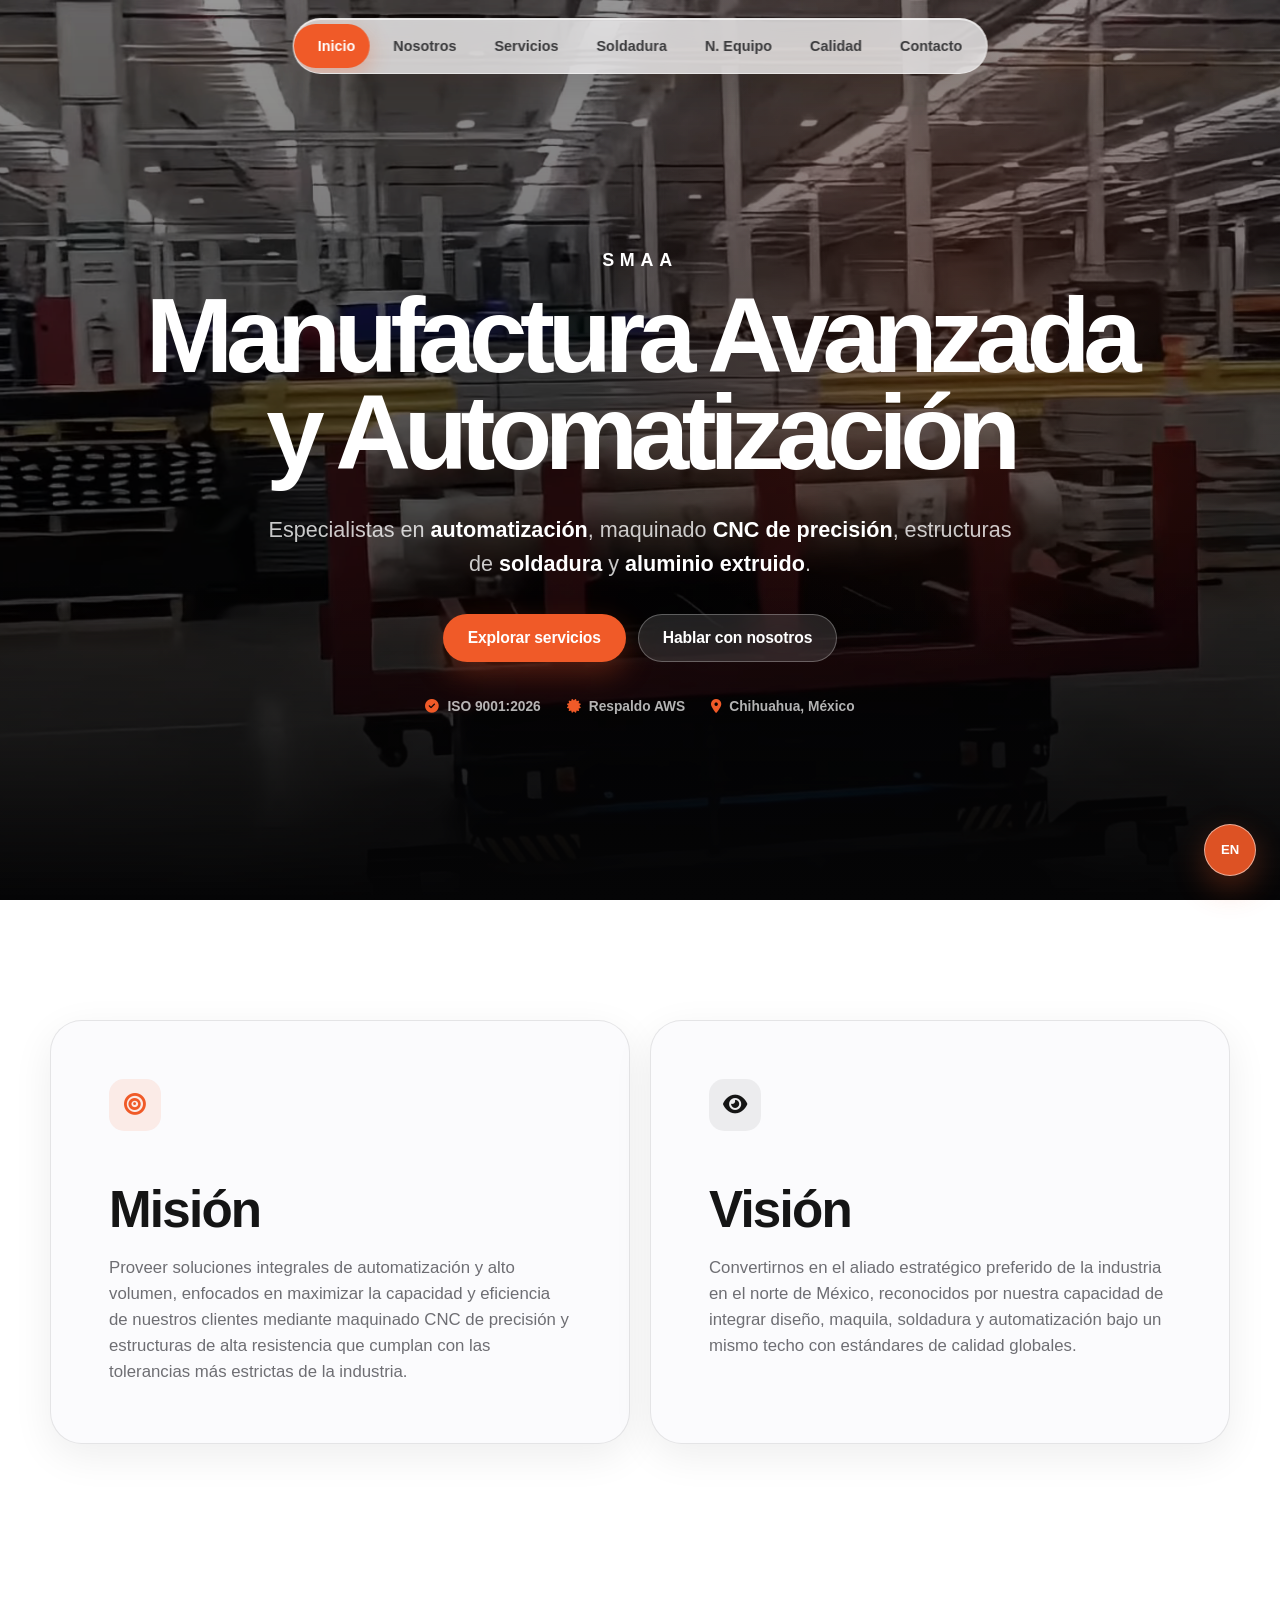
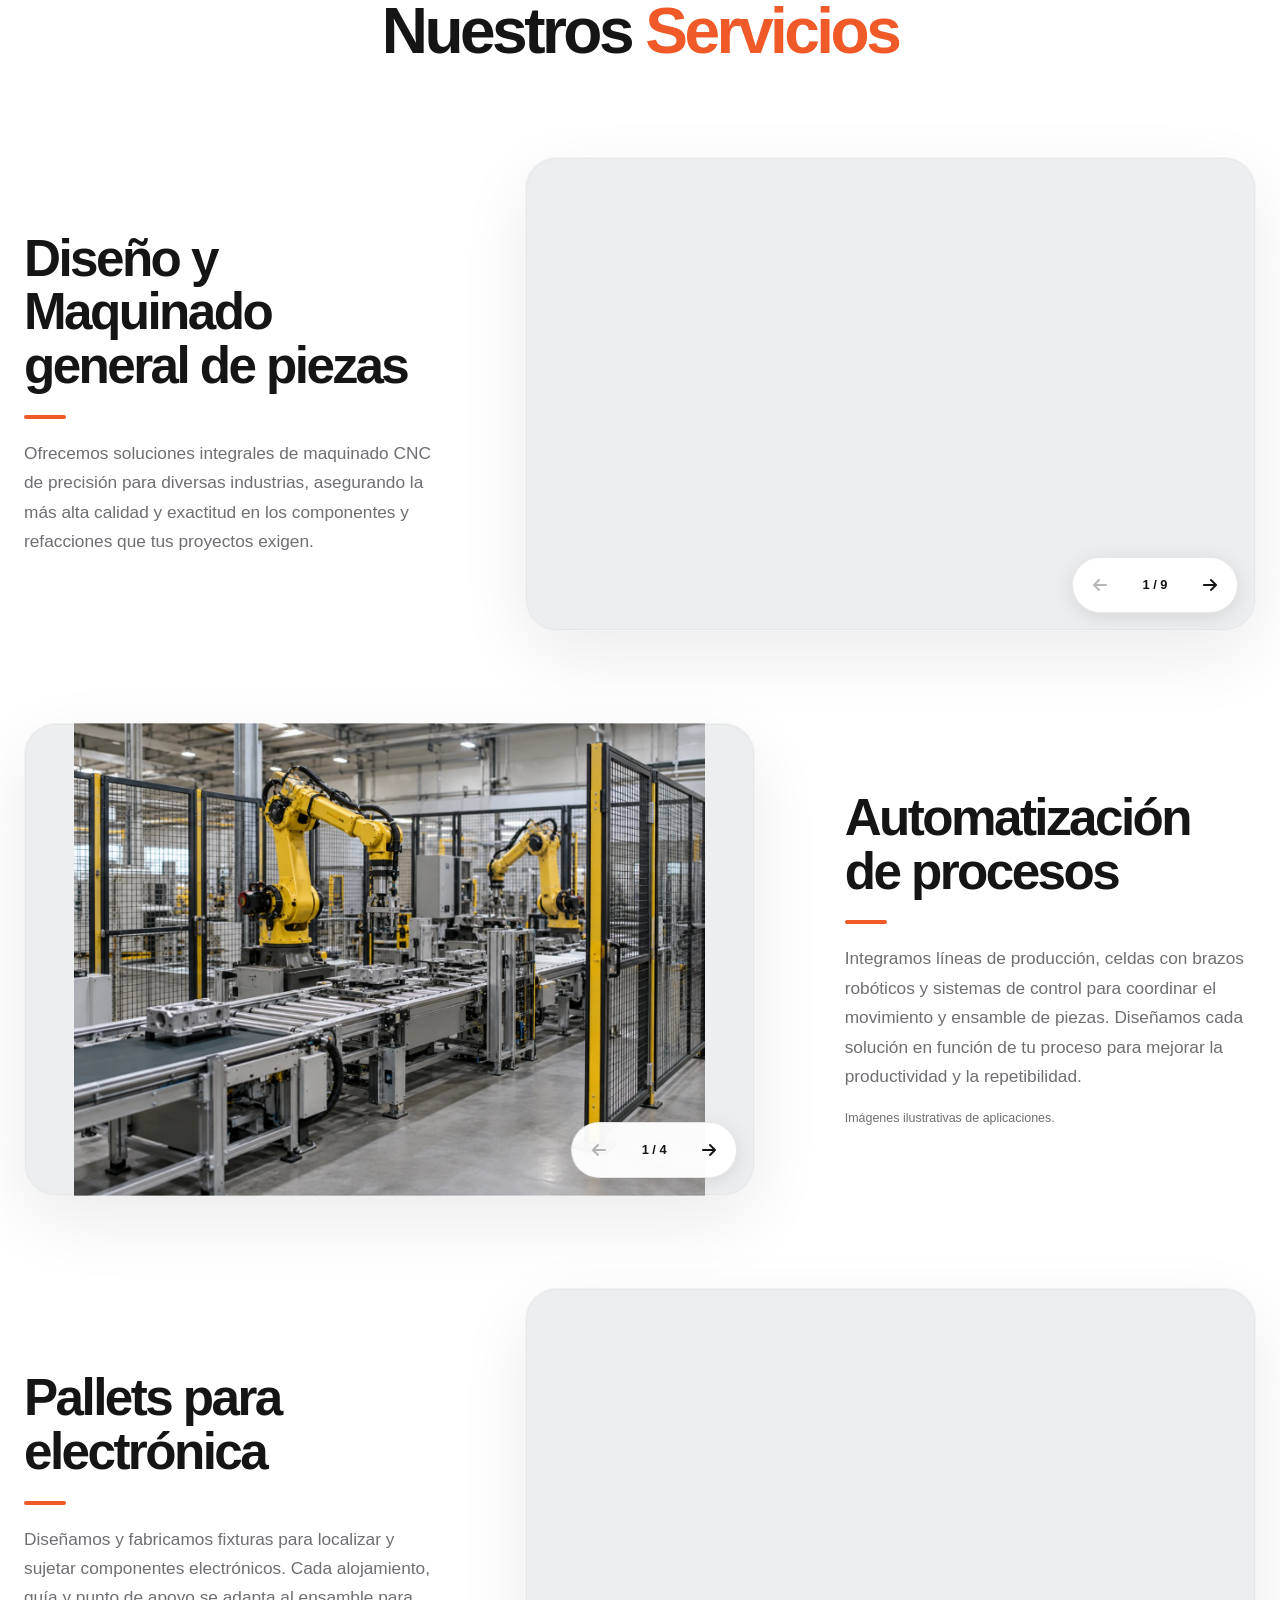
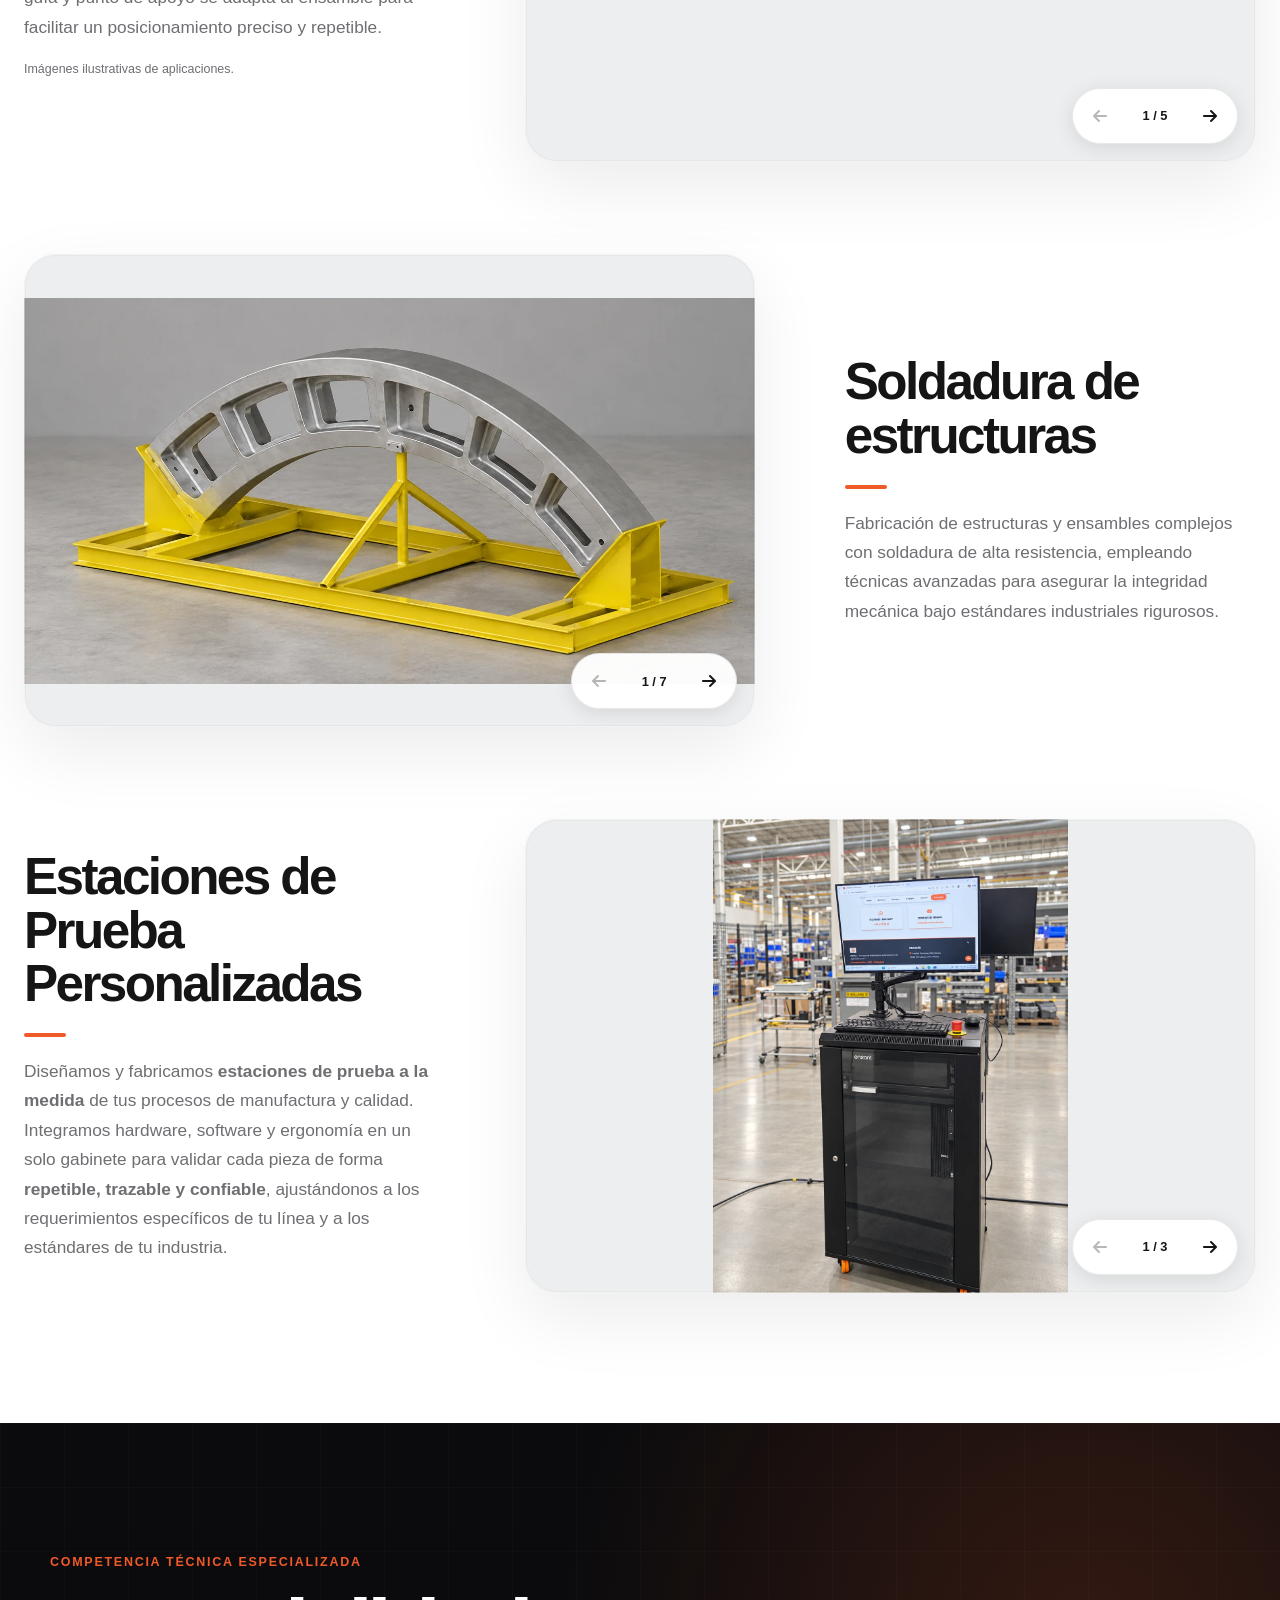
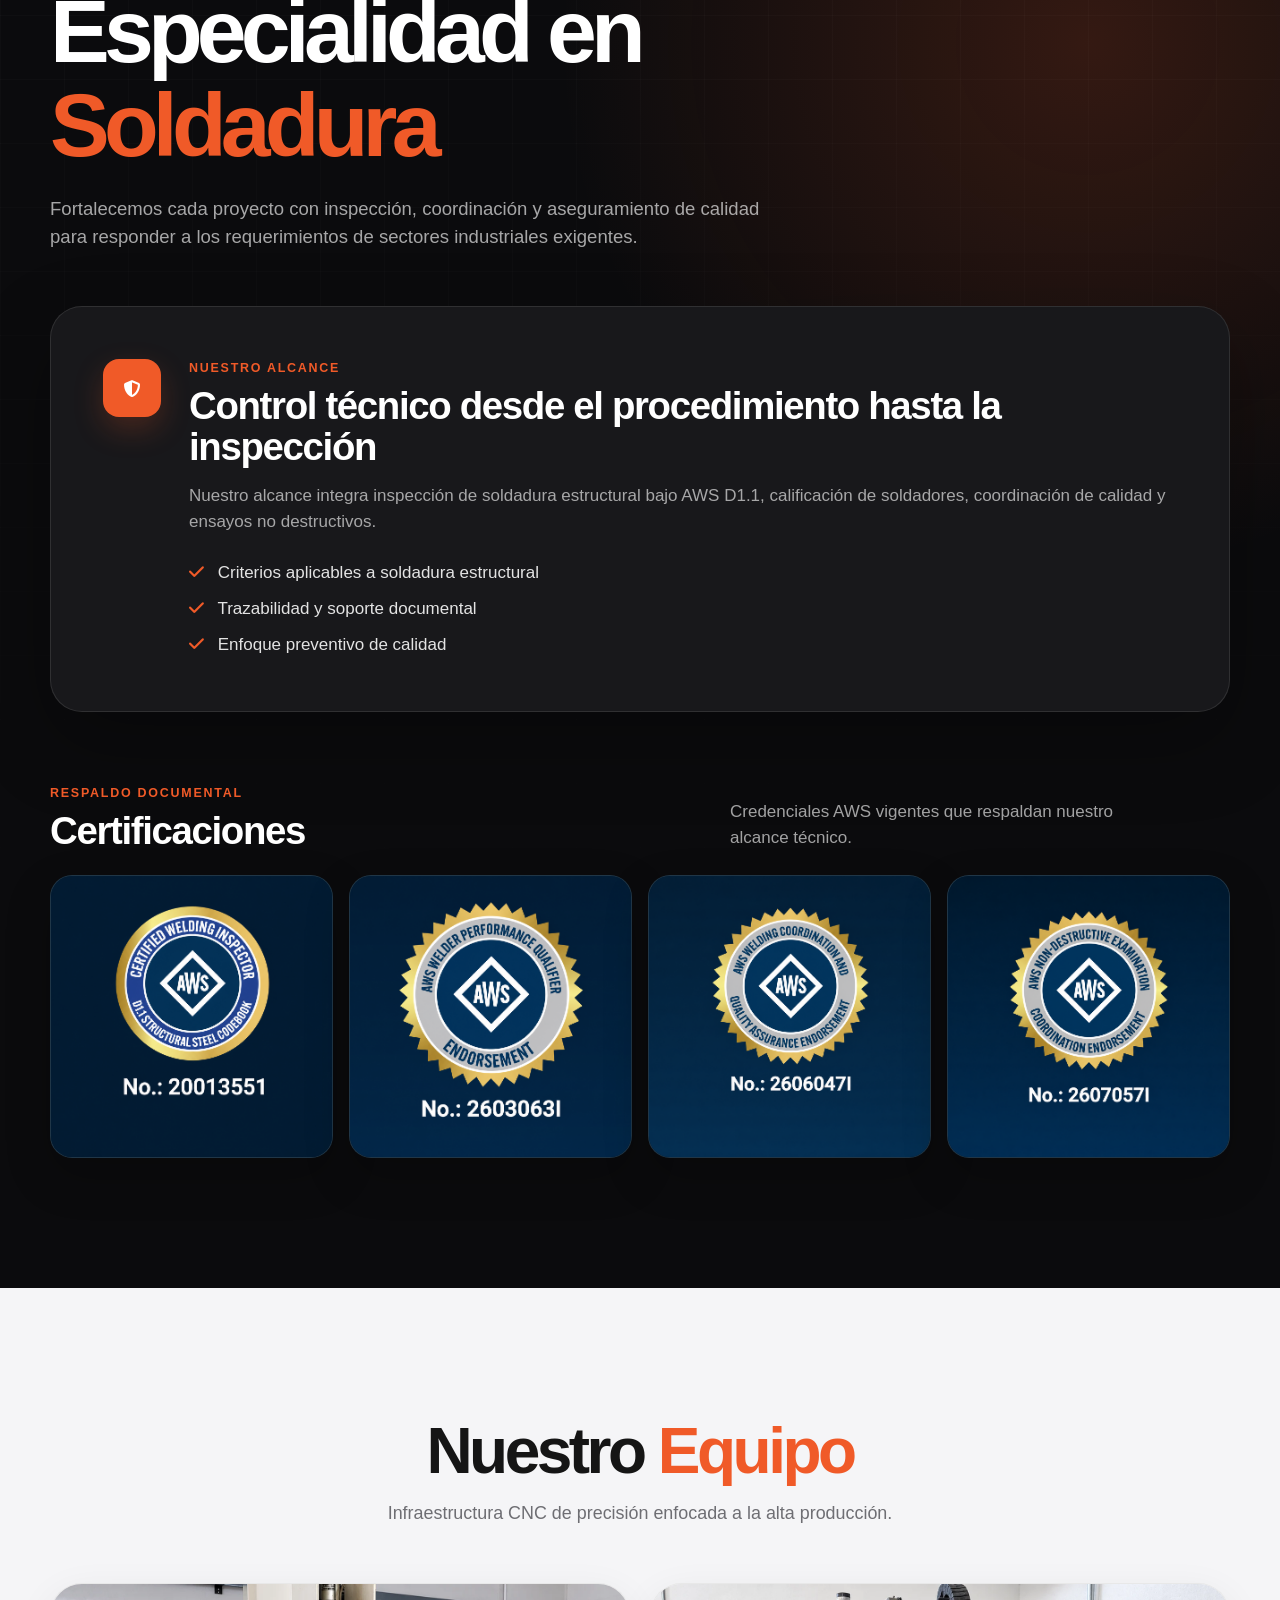
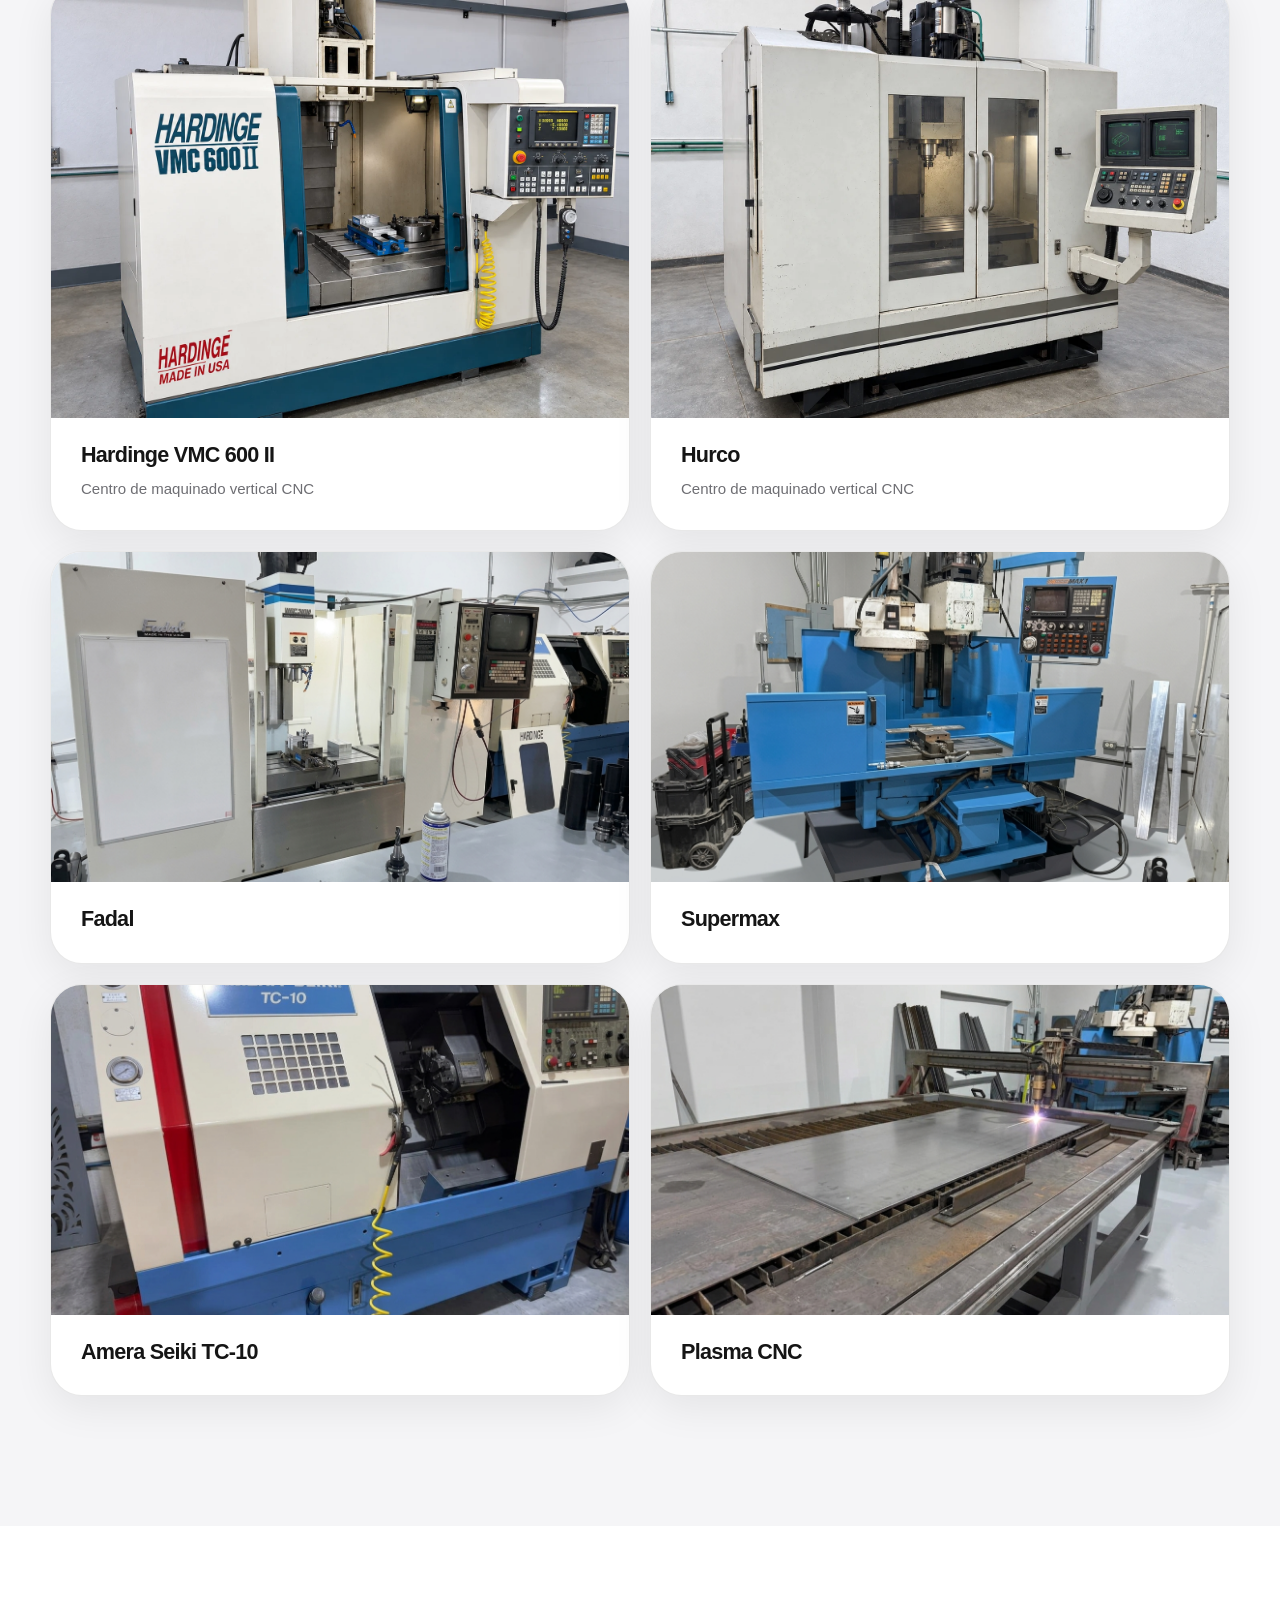
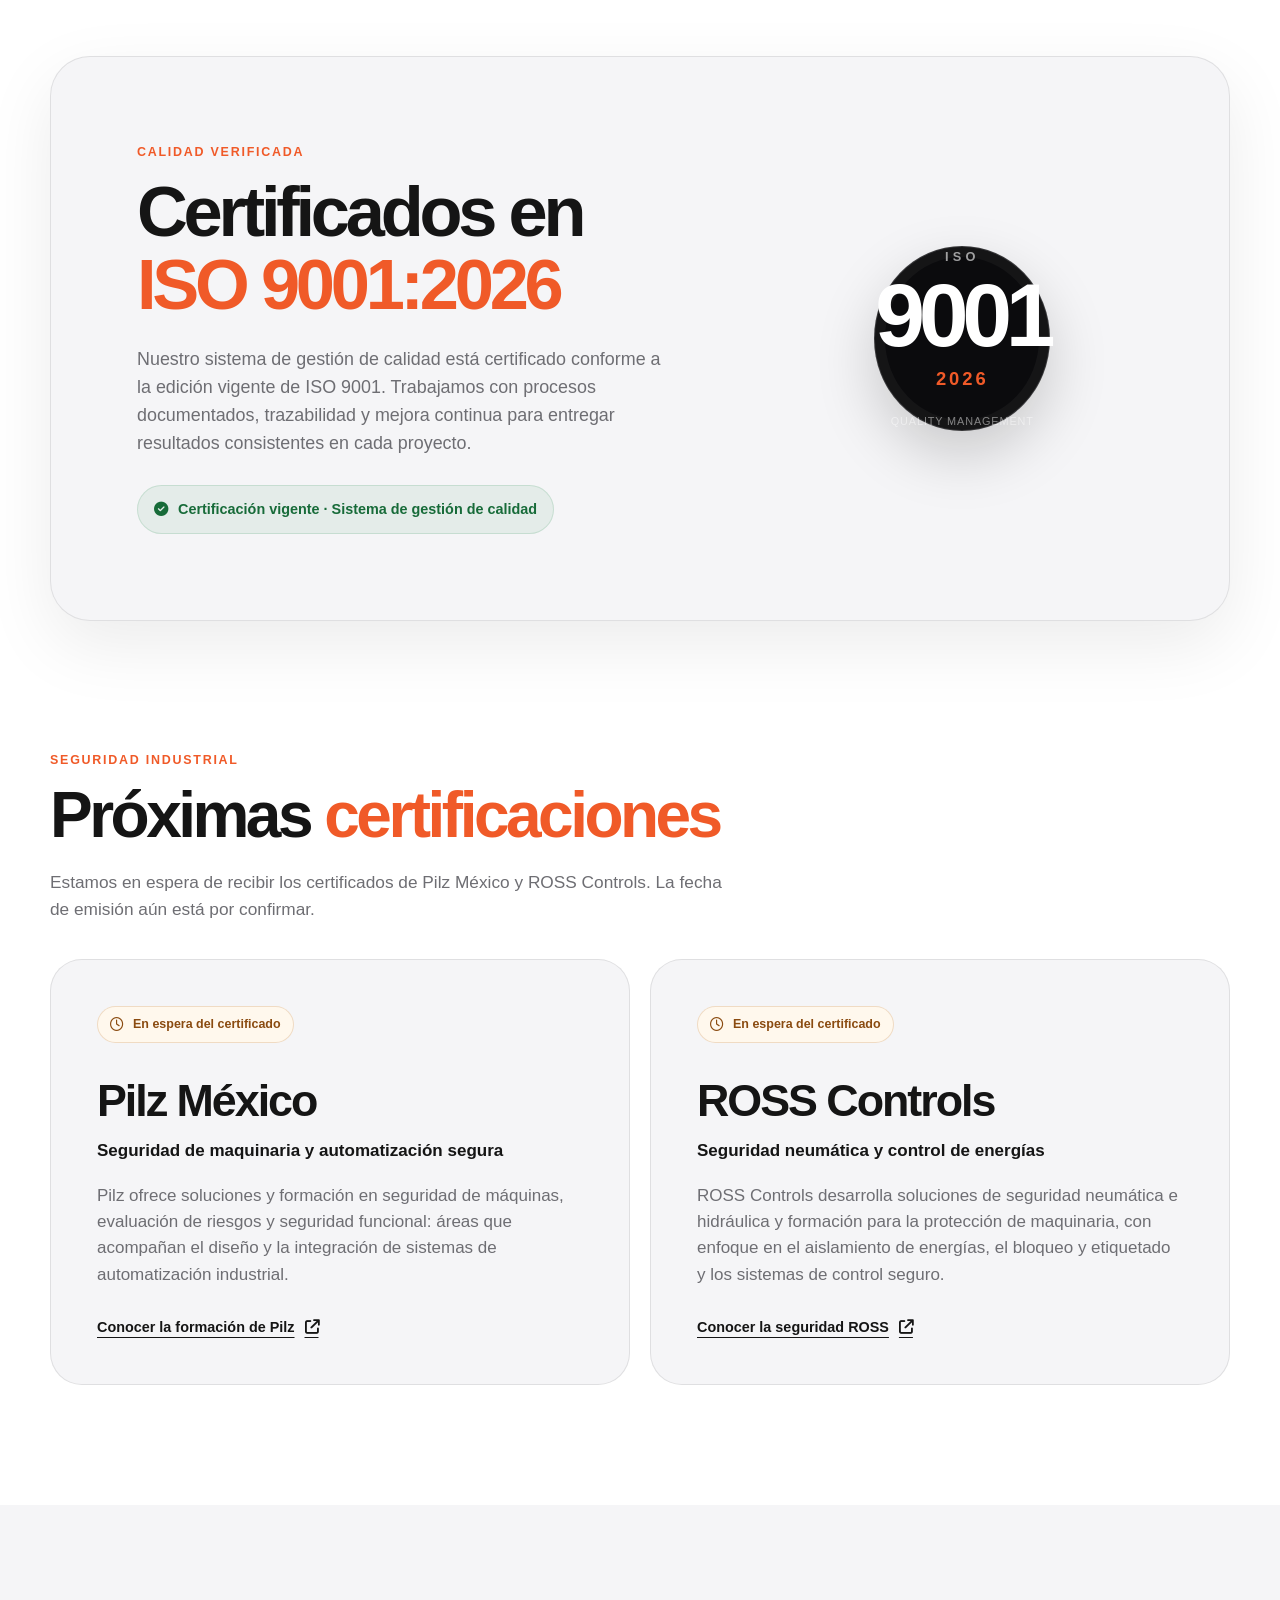
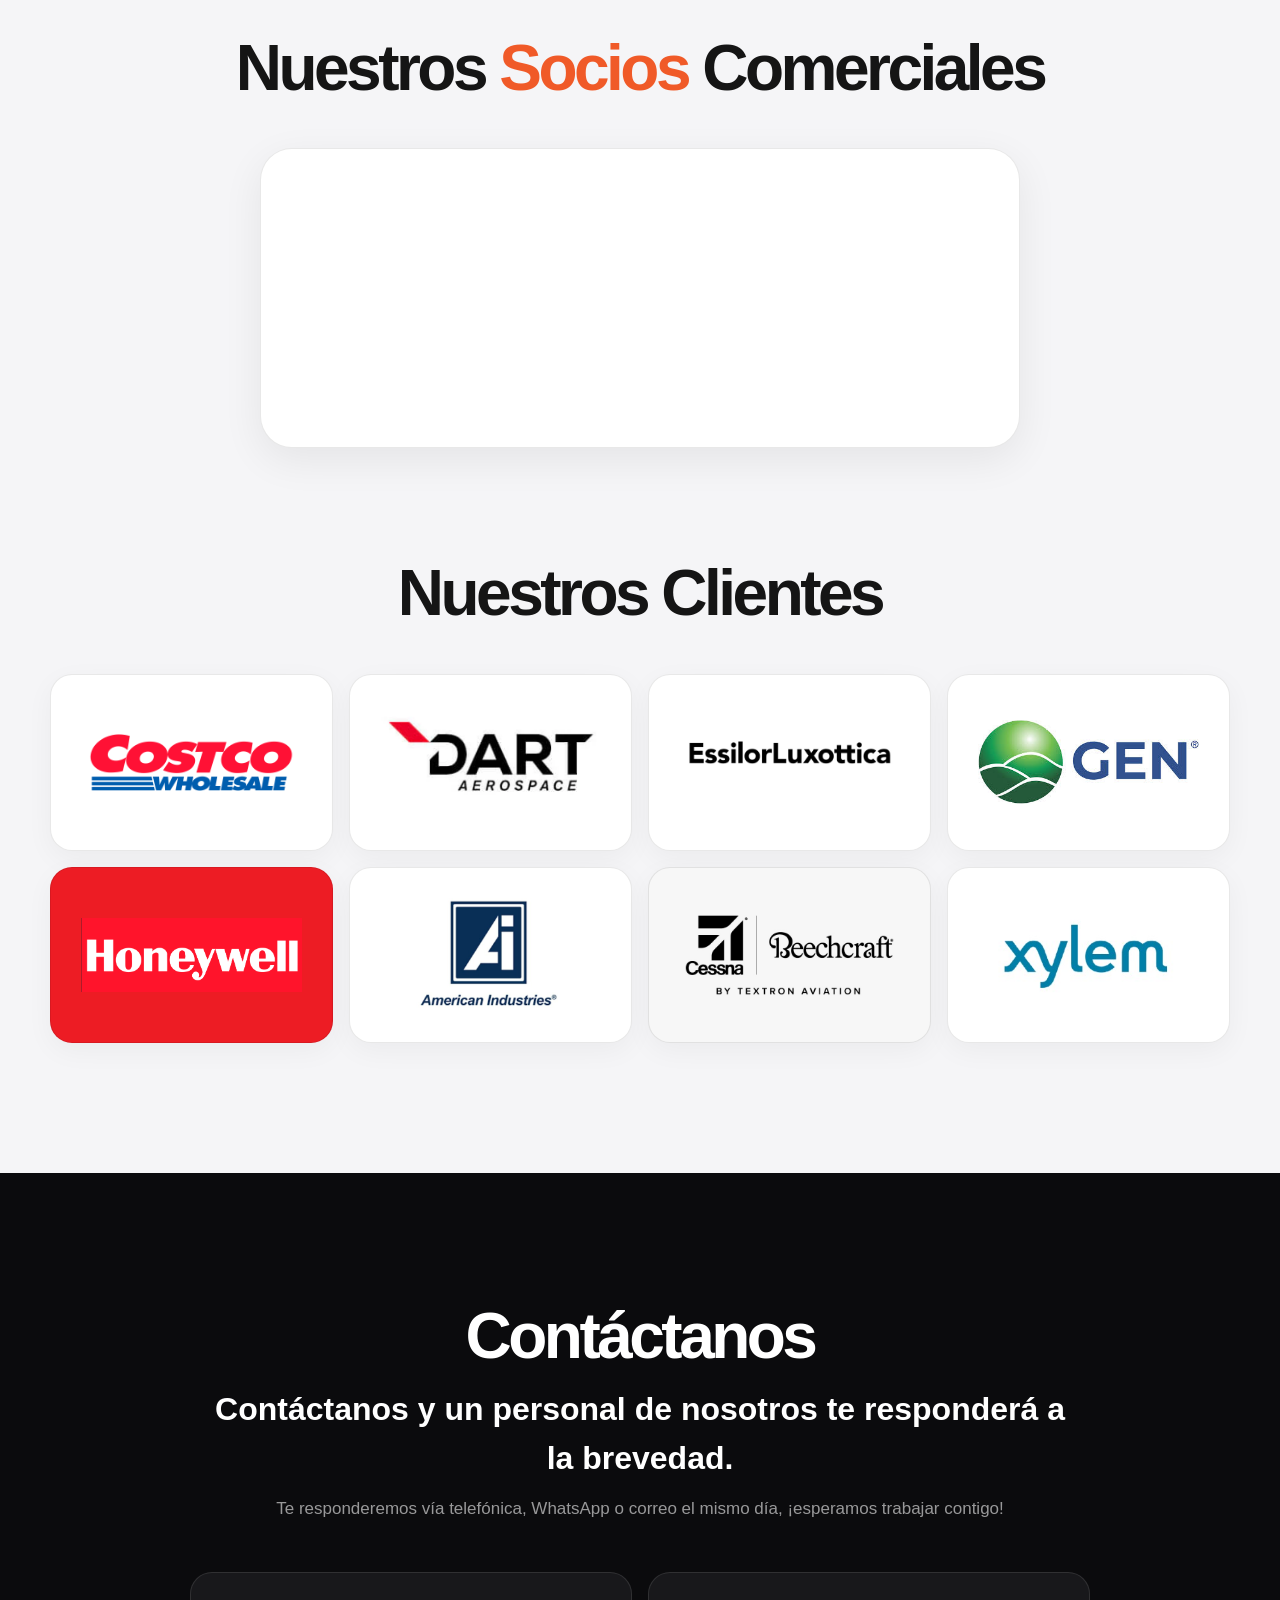
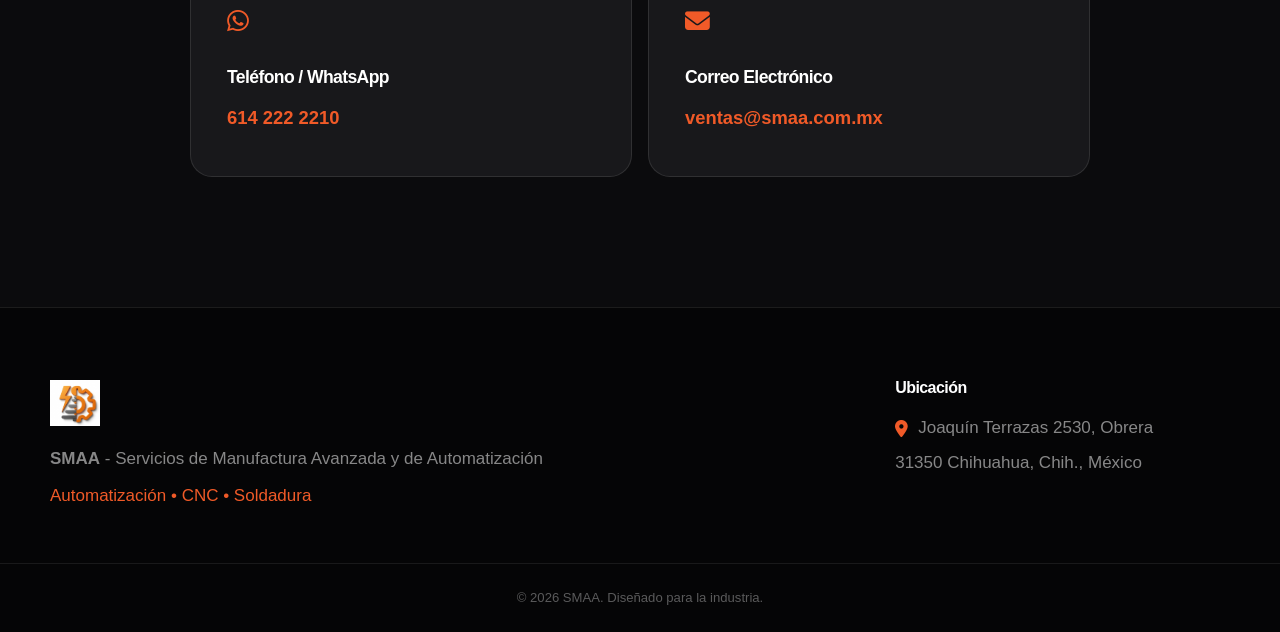
<file: index.html>
<!DOCTYPE html>
<html lang="es">

<head>
    <meta charset="UTF-8">
    <meta name="viewport" content="width=device-width, initial-scale=1.0">
    <title>Servicios de Manufactura Avanzada y Automatización | SMAA</title>
    <meta name="description"
        content="SMAA - Especialistas en automatización, maquinado CNC de precisión y estructuras soldadas en Chihuahua.">
    <!-- Favicon -->
    <link rel="icon" type="image/png" href="logos/logo_vectorizado.png">
    <!-- Main Stylesheet -->
    <link rel="stylesheet" href="styles.css?v=3.1">
    <!-- Font Awesome for icons -->
    <link rel="stylesheet" href="https://cdnjs.cloudflare.com/ajax/libs/font-awesome/6.4.0/css/all.min.css">
    <!-- Extra sections -->
    <link rel="stylesheet" href="partners-clients.css?v=2.0">
</head>

<body>
    <!-- Language Switch -->
    <a href="index-en.html" class="language-switch">
        <span>EN</span>
    </a>
    <!-- Floating Navigation -->
    <nav class="floating-navbar">
        <div class="nav-container">
            <div class="nav-indicator" id="nav-indicator"></div>
            <ul class="nav-links">
                <li><a href="#inicio" class="nav-item active">Inicio</a></li>
                <li><a href="#nosotros" class="nav-item">Nosotros</a></li>
                <li><a href="#servicios" class="nav-item">Servicios</a></li>
                <li><a href="#soldadura" class="nav-item">Soldadura</a></li>
                <li><a href="#maquinaria" class="nav-item">N. Equipo</a></li>
                <li><a href="#calidad" class="nav-item">Calidad</a></li>
                <li><a href="#contacto" class="nav-item">Contacto</a></li>
            </ul>
        </div>
    </nav>

    <main>
        <!-- Hero Section -->
        <section id="inicio" class="hero">
            <video class="hero-video" autoplay muted loop playsinline preload="auto" poster="hero.jpg">
                <source src="hero/video.webm" type="video/webm">
            </video>
            <div class="hero-overlay"></div>
            <div class="container hero-content text-center">
                <h1 class="hero-smaa-acronym animate-on-scroll">SMAA</h1>
                <h2 class="hero-title animate-on-scroll">Manufactura Avanzada y <span class="highlight">Automatización</span></h2>
                <p class="hero-subtitle animate-on-scroll">Especialistas en <strong>automatización</strong>, maquinado <strong>CNC de
                        precisión</strong>, estructuras de <strong>soldadura</strong> y <strong>aluminio
                        extruido</strong>.</p>
                <div class="hero-actions animate-on-scroll">
                    <a href="#servicios" class="btn btn-primary">Explorar servicios</a>
                    <a href="#contacto" class="btn btn-secondary">Hablar con nosotros</a>
                </div>
                <div class="hero-credentials animate-on-scroll" aria-label="Credenciales principales">
                    <span><i class="fa-solid fa-circle-check" aria-hidden="true"></i> ISO 9001:2026</span>
                    <span><i class="fa-solid fa-certificate" aria-hidden="true"></i> Respaldo AWS</span>
                    <span><i class="fa-solid fa-location-dot" aria-hidden="true"></i> Chihuahua, México</span>
                </div>
            </div>
        </section>

        <!-- Misión y Visión -->
        <section id="nosotros" class="mission-vision">
            <div class="container">
                <div class="values-grid">
                    <div class="card mission-card animate-on-scroll">
                        <div class="card-icon brand-orange"><i class="fa-solid fa-bullseye"></i></div>
                        <h2>Misión</h2>
                        <p>Proveer soluciones integrales de automatización y alto volumen, enfocados en maximizar la
                            capacidad y eficiencia de nuestros clientes mediante maquinado CNC de precisión y
                            estructuras de alta resistencia que cumplan con las tolerancias más estrictas de la
                            industria.</p>
                    </div>
                    <div class="card vision-card animate-on-scroll">
                        <div class="card-icon brand-black"><i class="fa-solid fa-eye"></i></div>
                        <h2>Visión</h2>
                        <p>Convertirnos en el aliado estratégico preferido de la industria en el norte de México,
                            reconocidos por nuestra capacidad de integrar diseño, maquila, soldadura y automatización
                            bajo un mismo techo con estándares de calidad globales.</p>
                    </div>
                </div>
            </div>
        </section>

        <!-- Servicios -->
        <section id="servicios" class="services-section">
            <div class="container">
                <h2 class="section-title text-center animate-on-scroll">Nuestros <span class="highlight-orange">Servicios</span></h2>
                
                <!-- Diseño y Maquinado -->
                <div class="service-row animate-on-scroll">
                    <div class="service-text">
                        <h3>Diseño y Maquinado general de piezas</h3>
                        <p>Ofrecemos soluciones integrales de maquinado CNC de precisión para diversas industrias, asegurando la más alta calidad y exactitud en los componentes y refacciones que tus proyectos exigen.</p>
                    </div>
                    <div class="service-gallery" role="region" aria-label="Imágenes de proyectos">
                        <div class="gallery-track" id="service-gallery-1" tabindex="0" aria-label="Imágenes de proyectos">
                            <img src="images/actualizadas/m1.webp" alt="Piezas mecanizadas con extremos roscados" width="1440" height="1080" loading="lazy" decoding="async">
                            <img src="images/actualizadas/m2.webp" alt="Tornillos y pernos mecanizados" width="1440" height="1080" loading="lazy" decoding="async">
                            <img src="images/actualizadas/m3.webp" alt="Soporte mecanizado con rodamiento" width="1440" height="1080" loading="lazy" decoding="async">
                            <img src="images/actualizadas/m4.webp" alt="Pieza de aluminio durante el fresado CNC" width="1440" height="1080" loading="lazy" decoding="async">
                            <img src="images/actualizadas/m5.webp" alt="Ejes escalonados de metal" width="1440" height="1080" loading="lazy" decoding="async">
                            <img src="images/actualizadas/m6.webp" alt="Componentes mecanizados de polímero y metal" width="1440" height="1080" loading="lazy" decoding="async">
                            <img src="images/actualizadas/m7.webp" alt="Anillos de metal mecanizados" width="1440" height="1080" loading="lazy" decoding="async">
                            <img src="images/actualizadas/m8.webp" alt="Pieza de latón durante el torneado" width="1440" height="1080" loading="lazy" decoding="async">
                            <img src="images/actualizadas/m9.webp" alt="Conjunto de componentes de precisión" width="1440" height="1080" loading="lazy" decoding="async">
                        </div>
                        <div class="gallery-controls" hidden>
                            <button type="button" class="gallery-prev" aria-label="Imagen anterior" aria-controls="service-gallery-1"><i class="fa-solid fa-arrow-left" aria-hidden="true"></i></button>
                            <span class="gallery-count" aria-live="polite" aria-atomic="true">1 / 9</span>
                            <button type="button" class="gallery-next" aria-label="Imagen siguiente" aria-controls="service-gallery-1"><i class="fa-solid fa-arrow-right" aria-hidden="true"></i></button>
                        </div>
                    </div>
                </div>

                <!-- Automatización de procesos -->
                <div class="service-row reverse animate-on-scroll">
                    <div class="service-text">
                        <h3>Automatización de procesos</h3>
                        <p>Integramos líneas de producción, celdas con brazos robóticos y sistemas de control para coordinar el movimiento y ensamble de piezas. Diseñamos cada solución en función de tu proceso para mejorar la productividad y la repetibilidad.</p>
                        <p class="service-image-note">Imágenes ilustrativas de aplicaciones.</p>
                    </div>
                    <div class="service-gallery" role="region" aria-label="Ejemplos de aplicaciones">
                        <div class="gallery-track" id="service-gallery-2" tabindex="0" aria-label="Ejemplos de aplicaciones">
                            <img src="images/actualizadas/automatizacion-linea.webp" alt="Línea de producción con transportadores y brazos robóticos" width="1440" height="1080" loading="lazy" decoding="async">
                            <img src="images/actualizadas/automatizacion-robot.webp" alt="Brazo robótico manipulando una pieza en un transportador" width="1440" height="1080" loading="lazy" decoding="async">
                            <img src="images/actualizadas/automatizacion-ensamble.webp" alt="Celda robotizada para el ensamble de componentes" width="1440" height="1080" loading="lazy" decoding="async">
                            <img src="images/actualizadas/automatizacion-inspeccion.webp" alt="Línea automatizada con inspección y control de piezas" width="1440" height="1080" loading="lazy" decoding="async">
                        </div>
                        <div class="gallery-controls" hidden>
                            <button type="button" class="gallery-prev" aria-label="Imagen anterior" aria-controls="service-gallery-2"><i class="fa-solid fa-arrow-left" aria-hidden="true"></i></button>
                            <span class="gallery-count" aria-live="polite" aria-atomic="true">1 / 4</span>
                            <button type="button" class="gallery-next" aria-label="Imagen siguiente" aria-controls="service-gallery-2"><i class="fa-solid fa-arrow-right" aria-hidden="true"></i></button>
                        </div>
                    </div>
                </div>

                <!-- Pallets para Tablillas Electricas -->
                <div class="service-row animate-on-scroll">
                    <div class="service-text">
                        <h3>Pallets para electrónica</h3>
                        <p>Diseñamos y fabricamos fixturas para localizar y sujetar componentes electrónicos. Cada alojamiento, guía y punto de apoyo se adapta al ensamble para facilitar un posicionamiento preciso y repetible.</p>
                        <p class="service-image-note">Imágenes ilustrativas de aplicaciones.</p>
                    </div>
                    <div class="service-gallery" role="region" aria-label="Ejemplos de aplicaciones">
                        <div class="gallery-track" id="service-gallery-3" tabindex="0" aria-label="Ejemplos de aplicaciones">
                            <img src="images/actualizadas/fixtura-electronica-localizacion.webp" alt="Fixtura de aluminio con localizadores para una tablilla electrónica" width="1440" height="1080" loading="lazy" decoding="async">
                            <img src="images/actualizadas/fixtura-electronica-multiestacion.webp" alt="Fixtura de aluminio con varios alojamientos para componentes electrónicos" width="1440" height="1080" loading="lazy" decoding="async">
                            <img src="images/actualizadas/fixtura-electronica-detalle.webp" alt="Detalle de alojamiento y guía de posicionamiento en una fixtura de aluminio" width="1440" height="1080" loading="lazy" decoding="async">
                            <img src="images/actualizadas/fixtura-electronica-tapa.webp" alt="Fixtura con tapa abierta y tablilla electrónica sobre una base de aluminio" width="1440" height="1080" loading="lazy" decoding="async">
                            <img src="images/actualizadas/fixtura-electronica-orientable.webp" alt="Fixtura orientable de aluminio para sujetar una tablilla electrónica" width="1440" height="1080" loading="lazy" decoding="async">
                        </div>
                        <div class="gallery-controls" hidden>
                            <button type="button" class="gallery-prev" aria-label="Imagen anterior" aria-controls="service-gallery-3"><i class="fa-solid fa-arrow-left" aria-hidden="true"></i></button>
                            <span class="gallery-count" aria-live="polite" aria-atomic="true">1 / 5</span>
                            <button type="button" class="gallery-next" aria-label="Imagen siguiente" aria-controls="service-gallery-3"><i class="fa-solid fa-arrow-right" aria-hidden="true"></i></button>
                        </div>
                    </div>
                </div>

                <!-- Soldadura de estructuras -->
                <div class="service-row reverse animate-on-scroll">
                    <div class="service-text">
                        <h3>Soldadura de estructuras</h3>
                        <p>Fabricación de estructuras y ensambles complejos con soldadura de alta resistencia, empleando técnicas avanzadas para asegurar la integridad mecánica bajo estándares industriales rigurosos.</p>
                    </div>
                    <div class="service-gallery" role="region" aria-label="Imágenes de proyectos">
                        <div class="gallery-track" id="service-gallery-4" tabindex="0" aria-label="Imágenes de proyectos">
                            <img src="images/actualizadas/s1.webp" alt="Segmento curvo sobre bastidor amarillo" width="1440" height="760" loading="lazy" decoding="async">
                            <img src="images/actualizadas/s2.webp" alt="Estructuras curvas sobre bastidores de transporte" width="1440" height="960" loading="lazy" decoding="async">
                            <img src="images/actualizadas/s3.webp" alt="Bastidor rectangular con pieza curva" width="1436" height="1095" loading="lazy" decoding="async">
                            <img src="images/actualizadas/s4.webp" alt="Conjunto industrial instalado en planta" width="1440" height="1080" loading="lazy" decoding="async">
                            <img src="images/actualizadas/s5.webp" alt="Dos vistas de un ensamble industrial con cadenas" width="1440" height="600" loading="lazy" decoding="async">
                            <img src="images/actualizadas/s6.webp" alt="Ensamble articulado con placas y pernos" width="1440" height="775" loading="lazy" decoding="async">
                            <img src="images/actualizadas/s8.webp" alt="Carcasa partida y detalle de vertido" width="1440" height="674" loading="lazy" decoding="async">
                        </div>
                        <div class="gallery-controls" hidden>
                            <button type="button" class="gallery-prev" aria-label="Imagen anterior" aria-controls="service-gallery-4"><i class="fa-solid fa-arrow-left" aria-hidden="true"></i></button>
                            <span class="gallery-count" aria-live="polite" aria-atomic="true">1 / 7</span>
                            <button type="button" class="gallery-next" aria-label="Imagen siguiente" aria-controls="service-gallery-4"><i class="fa-solid fa-arrow-right" aria-hidden="true"></i></button>
                        </div>
                    </div>
                </div>

                <!-- Estaciones de Prueba Personalizadas -->
                <div class="service-row animate-on-scroll">
                    <div class="service-text">
                        <h3>Estaciones de Prueba Personalizadas</h3>
                        <p>Diseñamos y fabricamos <strong>estaciones de prueba a la medida</strong> de tus procesos de manufactura y calidad. Integramos hardware, software y ergonomía en un solo gabinete para validar cada pieza de forma <strong>repetible, trazable y confiable</strong>, ajustándonos a los requerimientos específicos de tu línea y a los estándares de tu industria.</p>
                    </div>
                    <div class="service-gallery" role="region" aria-label="Imágenes de proyectos">
                        <div class="gallery-track" id="service-gallery-5" tabindex="0" aria-label="Imágenes de proyectos">
                            <img src="images/actualizadas/so1.webp" alt="Estación de prueba móvil con monitor y gabinete" width="1050" height="1400" loading="lazy" decoding="async">
                            <img src="images/actualizadas/so2.webp" alt="Interior del gabinete de una estación de prueba" width="1050" height="1400" loading="lazy" decoding="async">
                            <img src="images/actualizadas/so3.webp" alt="Estación de prueba con gabinete y control de paro" width="1050" height="1400" loading="lazy" decoding="async">
                        </div>
                        <div class="gallery-controls" hidden>
                            <button type="button" class="gallery-prev" aria-label="Imagen anterior" aria-controls="service-gallery-5"><i class="fa-solid fa-arrow-left" aria-hidden="true"></i></button>
                            <span class="gallery-count" aria-live="polite" aria-atomic="true">1 / 3</span>
                            <button type="button" class="gallery-next" aria-label="Imagen siguiente" aria-controls="service-gallery-5"><i class="fa-solid fa-arrow-right" aria-hidden="true"></i></button>
                        </div>
                    </div>
                </div>
            </div>
        </section>

        <!-- Especialidad en Soldadura -->
        <section id="soldadura" class="welding-specialty">
            <div class="container">
                <div class="welding-heading animate-on-scroll">
                    <span class="section-kicker">Competencia técnica especializada</span>
                    <h2>Especialidad en <span class="highlight-orange">Soldadura</span></h2>
                    <p>Fortalecemos cada proyecto con inspección, coordinación y aseguramiento de calidad para
                        responder a los requerimientos de sectores industriales exigentes.</p>
                </div>

                <div class="welding-overview">
                    <div class="welding-scope animate-on-scroll">
                        <div class="scope-icon" aria-hidden="true"><i class="fa-solid fa-shield-halved"></i></div>
                        <div>
                            <span class="scope-label">Nuestro alcance</span>
                            <h3>Control técnico desde el procedimiento hasta la inspección</h3>
                            <p>Nuestro alcance integra inspección de soldadura estructural bajo AWS D1.1,
                                calificación de soldadores, coordinación de calidad y ensayos no destructivos.</p>
                            <ul class="scope-points">
                                <li><i class="fa-solid fa-check"></i> Criterios aplicables a soldadura estructural</li>
                                <li><i class="fa-solid fa-check"></i> Trazabilidad y soporte documental</li>
                                <li><i class="fa-solid fa-check"></i> Enfoque preventivo de calidad</li>
                            </ul>
                        </div>
                    </div>

                </div>

                <div class="certificates-heading animate-on-scroll">
                    <div>
                        <span class="scope-label">Respaldo documental</span>
                        <h3>Certificaciones</h3>
                    </div>
                    <p>Credenciales AWS vigentes que respaldan nuestro alcance técnico.</p>
                </div>

                <div class="certificates-grid" aria-label="Cuatro certificaciones AWS vigentes">
                    <figure class="certificate-card animate-on-scroll">
                        <img src="images/certifications/aws-cwi-d11-compact.png"
                            alt="Inspector de Soldadura Certificado AWS con código estructural D1.1, credencial 20013551">
                    </figure>
                    <figure class="certificate-card animate-on-scroll">
                        <img src="images/certifications/aws-welder-performance-compact.png"
                            alt="AWS Welder Performance Qualifier Endorsement, credencial 26030631">
                    </figure>
                    <figure class="certificate-card animate-on-scroll">
                        <img src="images/certifications/aws-welding-quality-compact.png"
                            alt="AWS Welding Coordination and Quality Assurance Endorsement, credencial 26060471">
                    </figure>
                    <figure class="certificate-card animate-on-scroll">
                        <img src="images/certifications/aws-nde-coordination-compact.png"
                            alt="AWS Non-Destructive Examination Coordination Endorsement, credencial 26070571">
                    </figure>
                </div>
            </div>
        </section>

        <!-- Machine Park Section -->
        <section id="maquinaria" class="machine-park">
            <div class="container">
                <h2 class="section-title text-center animate-on-scroll">Nuestro <span class="highlight-orange">Equipo</span></h2>
                <p class="section-desc text-center animate-on-scroll">Infraestructura CNC de precisión enfocada a la alta producción.</p>
                <div class="machines-grid">
                    <div class="machine-card machine-card--new animate-on-scroll">
                        <div class="machine-img-wrapper">
                            <img src="maquinaria/actualizada/hardinge-vmc-600-ii.webp" alt="Centro de maquinado vertical Hardinge VMC 600 II" width="1440" height="1080" loading="lazy" decoding="async">
                        </div>
                        <h3>Hardinge VMC 600 II</h3>
                        <p class="machine-type">Centro de maquinado vertical CNC</p>
                    </div>
                    <div class="machine-card machine-card--new animate-on-scroll">
                        <div class="machine-img-wrapper">
                            <img src="maquinaria/actualizada/hurco-con-control.webp" alt="Centro de maquinado vertical Hurco con consola de control" width="1440" height="1080" loading="lazy" decoding="async">
                        </div>
                        <h3>Hurco</h3>
                        <p class="machine-type">Centro de maquinado vertical CNC</p>
                    </div>
                    <div class="machine-card animate-on-scroll">
                        <div class="machine-img-wrapper">
                            <img src="maquinaria/centro1.png" alt="Centro de maquinado vertical Fadal">
                        </div>
                        <h3>Fadal</h3>
                    </div>
                    <div class="machine-card animate-on-scroll">
                        <div class="machine-img-wrapper">
                            <img src="maquinaria/centro3.png" alt="Centro de maquinado vertical Supermax">
                        </div>
                        <h3>Supermax</h3>
                    </div>
                    <div class="machine-card animate-on-scroll">
                        <div class="machine-img-wrapper">
                            <img src="maquinaria/torno.png" alt="Torno CNC Amera Seiki TC-10">
                        </div>
                        <h3>Amera Seiki TC-10</h3>
                    </div>
                    <div class="machine-card animate-on-scroll">
                        <div class="machine-img-wrapper">
                            <img src="maquinaria/plasma.png" alt="Plasma CNC">
                        </div>
                        <h3>Plasma CNC</h3>
                    </div>
                </div>
            </div>
        </section>

        <!-- ISO Certification -->
        <section id="calidad" class="iso-certification animate-on-scroll">
            <div class="container">
                <div class="iso-content animate-on-scroll">
                    <div class="iso-text">
                        <span class="section-kicker">Calidad verificada</span>
                        <h2>Certificados en <span class="highlight-orange">ISO 9001:2026</span></h2>
                        <p>Nuestro sistema de gestión de calidad está certificado conforme a la edición vigente de
                            ISO 9001. Trabajamos con procesos documentados, trazabilidad y mejora continua para
                            entregar resultados consistentes en cada proyecto.</p>
                        <p class="iso-subtext"><i class="fa-solid fa-circle-check"></i> Certificación vigente · Sistema
                            de gestión de calidad</p>
                    </div>
                    <div class="iso-mark" aria-label="Certificación ISO 9001 edición 2026">
                        <span class="iso-mark-label">ISO</span>
                        <strong>9001</strong>
                        <span class="iso-mark-year">2026</span>
                        <small>Quality management</small>
                    </div>
                </div>
            </div>
        </section>

        <section class="upcoming-certifications" aria-labelledby="upcoming-title">
            <div class="container">
                <div class="upcoming-heading animate-on-scroll">
                    <span class="section-kicker">Seguridad industrial</span>
                    <h2 id="upcoming-title">Próximas <span class="highlight-orange">certificaciones</span></h2>
                    <p>Estamos en espera de recibir los certificados de Pilz México y ROSS Controls. La fecha de emisión aún está por confirmar.</p>
                </div>
                <div class="upcoming-grid">
                    <article class="upcoming-card animate-on-scroll">
                        <span class="pending-status"><i class="fa-regular fa-clock" aria-hidden="true"></i> En espera del certificado</span>
                        <h3>Pilz México</h3>
                        <p class="certification-focus">Seguridad de maquinaria y automatización segura</p>
                        <p>Pilz ofrece soluciones y formación en seguridad de máquinas, evaluación de riesgos y seguridad funcional: áreas que acompañan el diseño y la integración de sistemas de automatización industrial.</p>
                        <a class="certification-link" href="https://www.pilz.com/es-MX/trainings" target="_blank" rel="noopener noreferrer">Conocer la formación de Pilz <i class="fa-solid fa-arrow-up-right-from-square" aria-hidden="true"></i></a>
                    </article>
                    <article class="upcoming-card animate-on-scroll">
                        <span class="pending-status"><i class="fa-regular fa-clock" aria-hidden="true"></i> En espera del certificado</span>
                        <h3>ROSS Controls</h3>
                        <p class="certification-focus">Seguridad neumática y control de energías</p>
                        <p>ROSS Controls desarrolla soluciones de seguridad neumática e hidráulica y formación para la protección de maquinaria, con enfoque en el aislamiento de energías, el bloqueo y etiquetado y los sistemas de control seguro.</p>
                        <a class="certification-link" href="https://www.rosscontrols.com/en/applications/safety" target="_blank" rel="noopener noreferrer">Conocer la seguridad ROSS <i class="fa-solid fa-arrow-up-right-from-square" aria-hidden="true"></i></a>
                    </article>
                </div>
            </div>
        </section>

        <!-- Socios Comerciales -->
        <section id="socios" class="partners-section">
            <div class="container">
                <h2 class="section-title text-center">Nuestros <span class="highlight-orange">Socios</span> Comerciales
                </h2>
                <div class="dynamic-partner-container">
                    <img src="partner_logos/isicsa.png" alt="Socio Comercial" class="partner-logo active"
                        id="partner-logo-target">
                </div>
            </div>
        </section>

        <!-- Clientes -->
        <section id="clientes" class="clients-section">
            <div class="container">
                <h2 class="section-title text-center animate-on-scroll">Nuestros <span class="highlight-black">Clientes</span></h2>
                <div class="clients-grid">
                    <div class="client-logo-wrapper animate-on-scroll"><img src="client_logos/Costco-Wholesale-Logo.png" alt="Costco"
                            class="client-logo"></div>
                    <div class="client-logo-wrapper animate-on-scroll"><img src="client_logos/dart.png" alt="Dart" class="client-logo">
                    </div>
                    <div class="client-logo-wrapper animate-on-scroll"><img src="client_logos/el.png" alt="EL" class="client-logo"></div>
                    <div class="client-logo-wrapper animate-on-scroll"><img src="client_logos/gen.jpg" alt="Gen" class="client-logo">
                    </div>
                    <div class="client-logo-wrapper bg-honeywell animate-on-scroll"><img src="client_logos/hw.png" alt="HW" class="client-logo"></div>
                    <div class="client-logo-wrapper animate-on-scroll"><img src="client_logos/amei.jpeg" alt="AMEI" class="client-logo"></div>
                    <div class="client-logo-wrapper bg-bc animate-on-scroll"><img src="client_logos/bc.jpeg" alt="Biciclos" class="client-logo"></div>
                    <div class="client-logo-wrapper animate-on-scroll"><img src="client_logos/xylem.jpeg" alt="Xylem" class="client-logo"></div>
                </div>
            </div>
        </section>

        <!-- Contacto -->
        <section id="contacto" class="contact-section">
            <div class="container">
                <h2 class="section-title text-center animate-on-scroll">Contáctanos</h2>
                <div class="contact-content text-center animate-on-scroll">
                    <p class="contact-subtitle">Contáctanos y un personal de nosotros te responderá a la brevedad.</p>
                    <p class="contact-promise">Te responderemos vía telefónica, WhatsApp o correo el mismo día, ¡esperamos trabajar contigo!</p>
                    
                    <div class="contact-methods">
                        <div class="contact-method-card animate-on-scroll">
                            <i class="fa-brands fa-whatsapp brand-orange"></i>
                            <h3>Teléfono / WhatsApp</h3>
                            <a href="https://wa.me/526142222210" target="_blank" class="contact-link">614 222 2210</a>
                        </div>
                        <div class="contact-method-card animate-on-scroll">
                            <i class="fa-solid fa-envelope brand-orange"></i>
                            <h3>Correo Electrónico</h3>
                            <a href="mailto:ventas@smaa.com.mx" class="contact-link">ventas@smaa.com.mx</a>
                        </div>
                    </div>
                </div>
            </div>
        </section>

    </main>

    <!-- Footer -->
    <footer class="footer">
        <div class="container footer-content">
            <div class="footer-info">
                <img src="logos/logo_smaa.png" alt="SMAA Logo" class="footer-brand-logo">
                <p><strong>SMAA</strong> - Servicios de Manufactura Avanzada y de Automatización</p>
                <p class="footer-desc">Automatización • CNC • Soldadura</p>
            </div>
            <div class="footer-contact">
                <h4>Ubicación</h4>
                <p><i class="fa-solid fa-location-dot"></i> Joaquín Terrazas 2530, Obrera</p>
                <p>31350 Chihuahua, Chih., México</p>
            </div>
        </div>
        <div class="footer-bottom">
            <p>&copy; 2026 SMAA. Diseñado para la industria.</p>
        </div>
    </footer>

    <script src="script.js?v=3.0"></script>
</body>

</html>
</file>
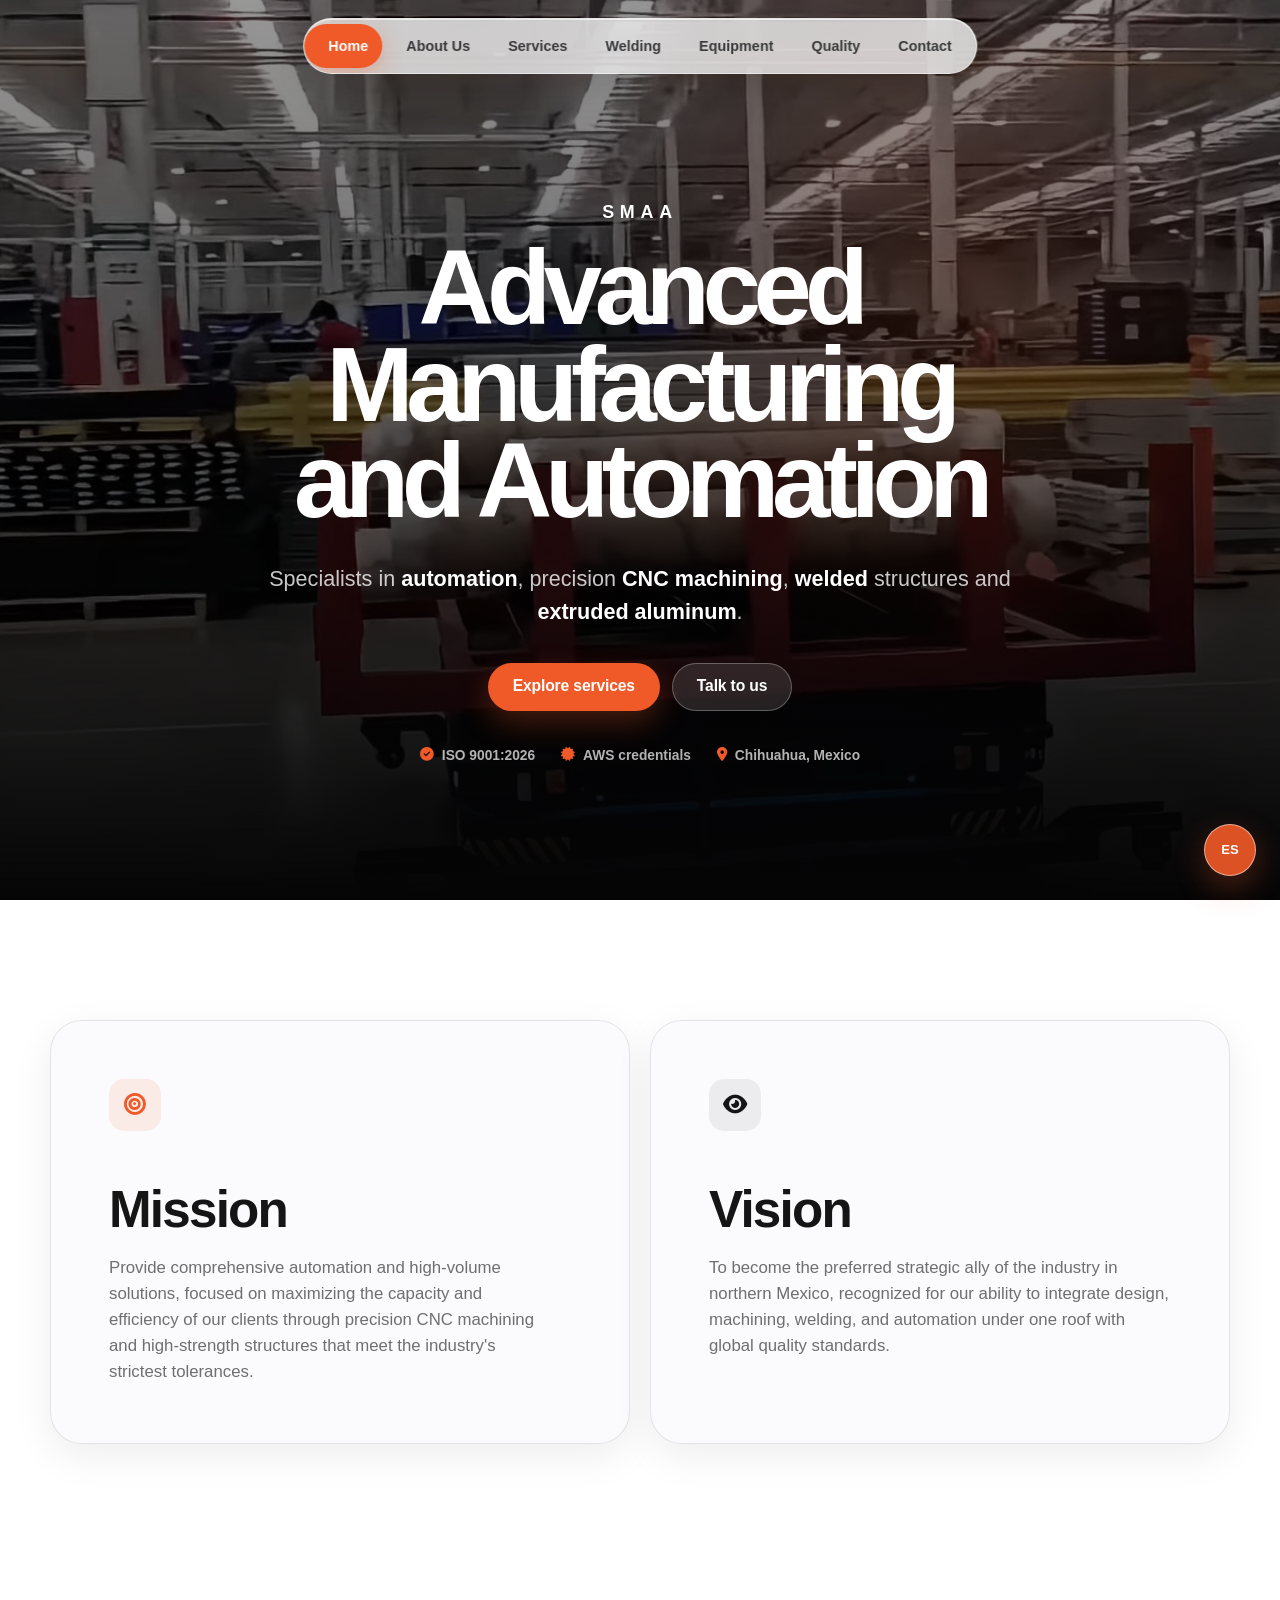
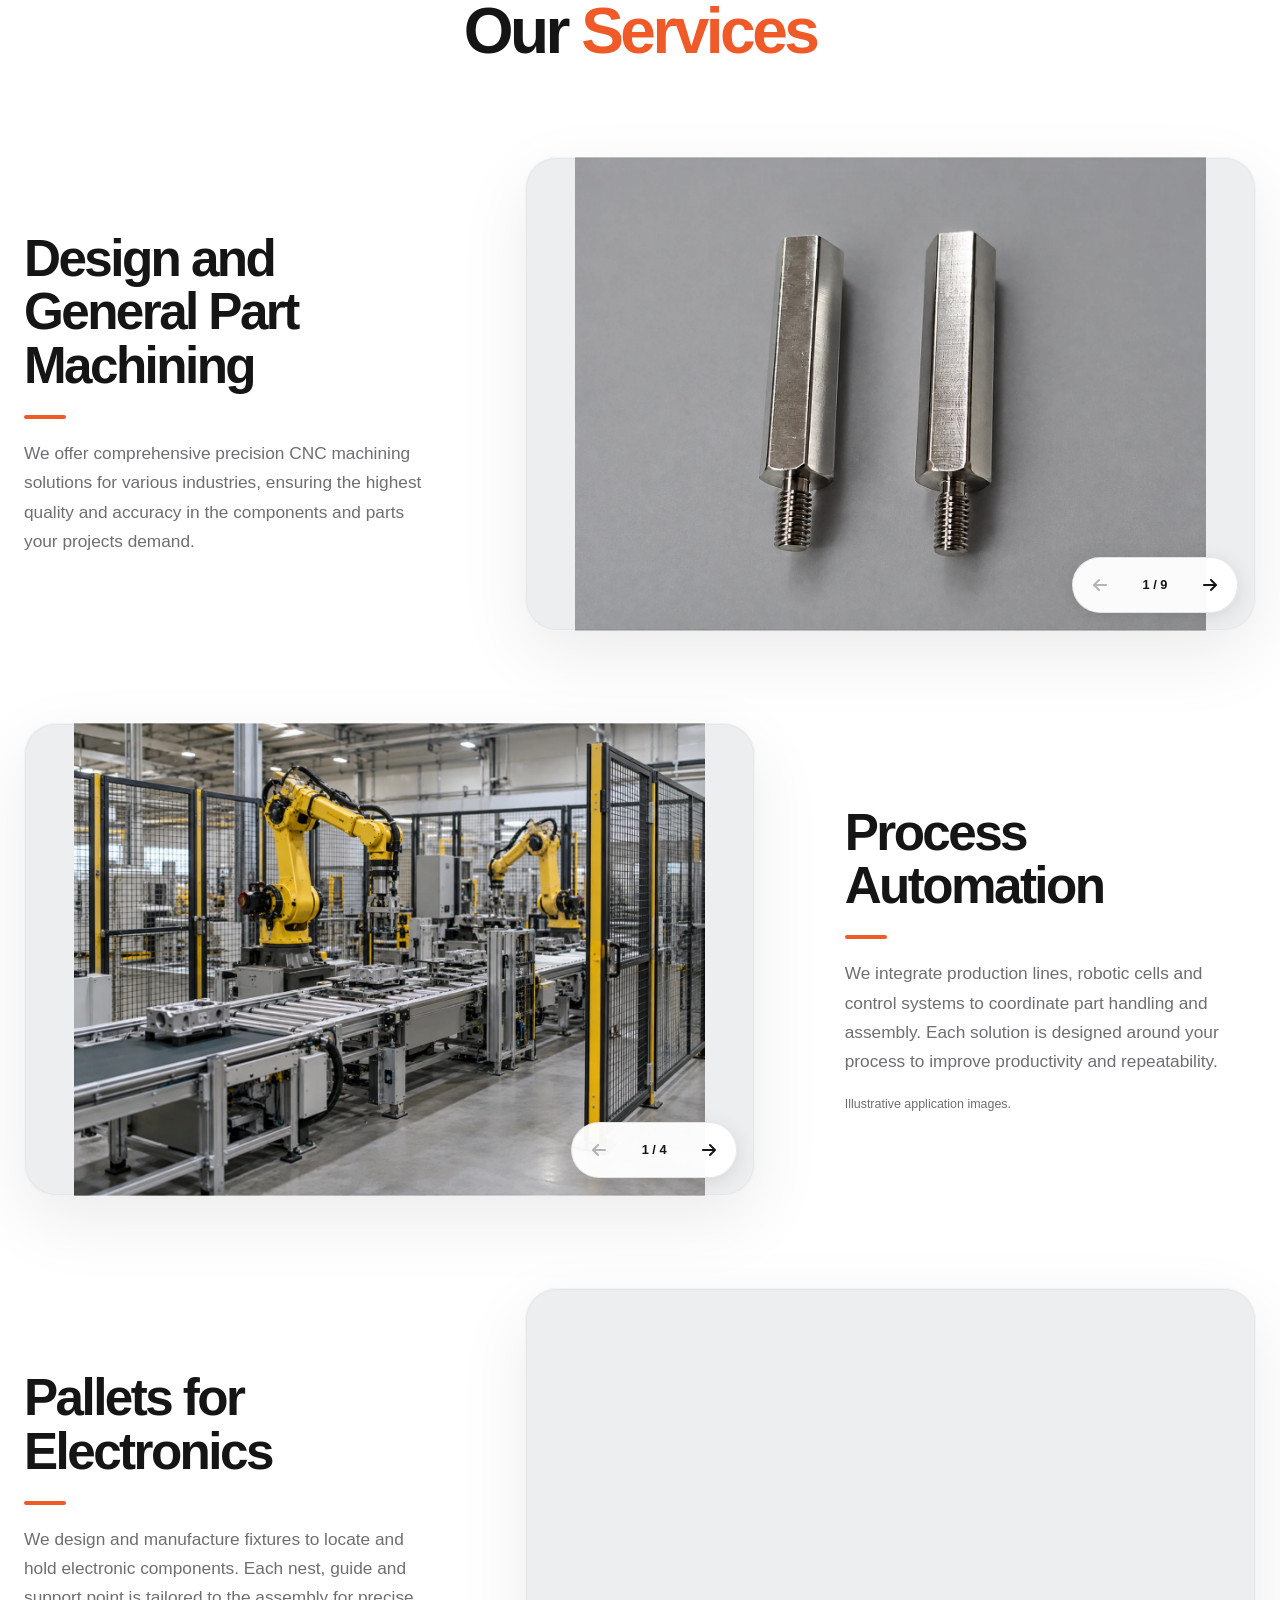
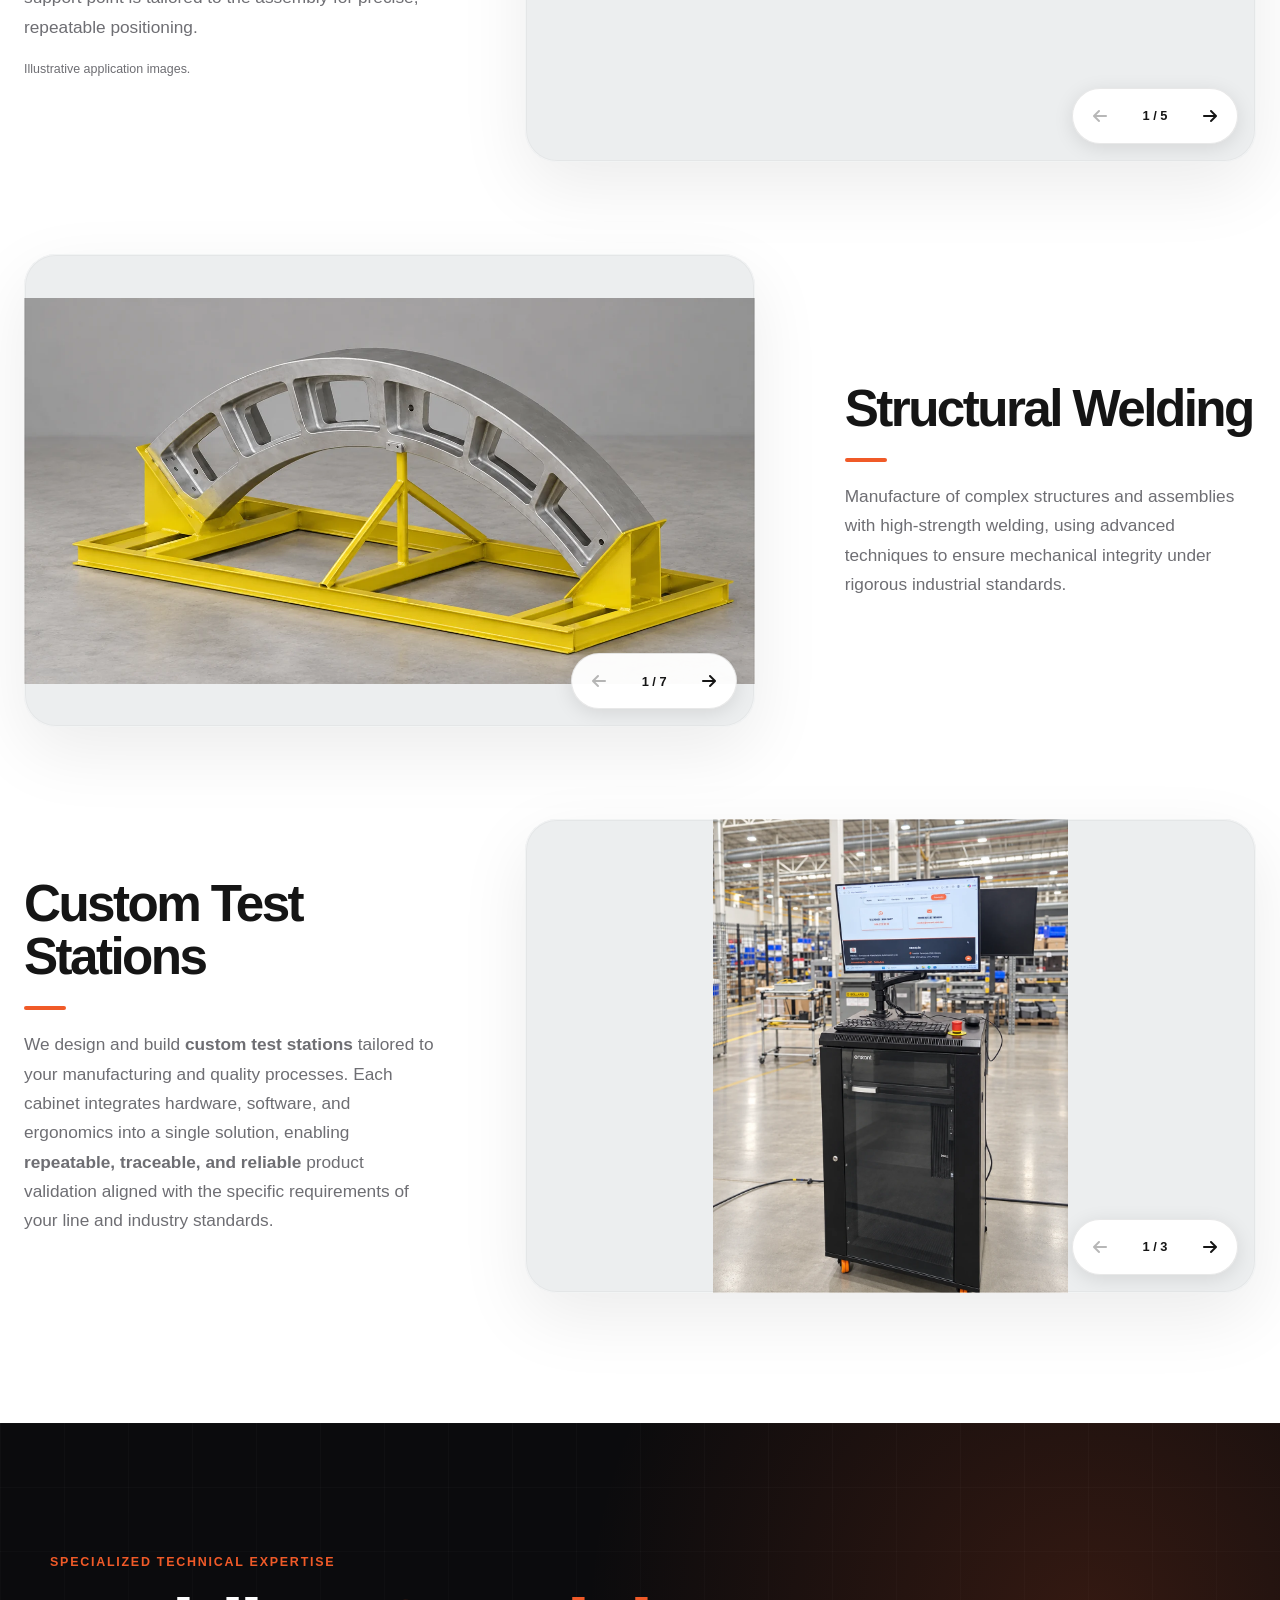
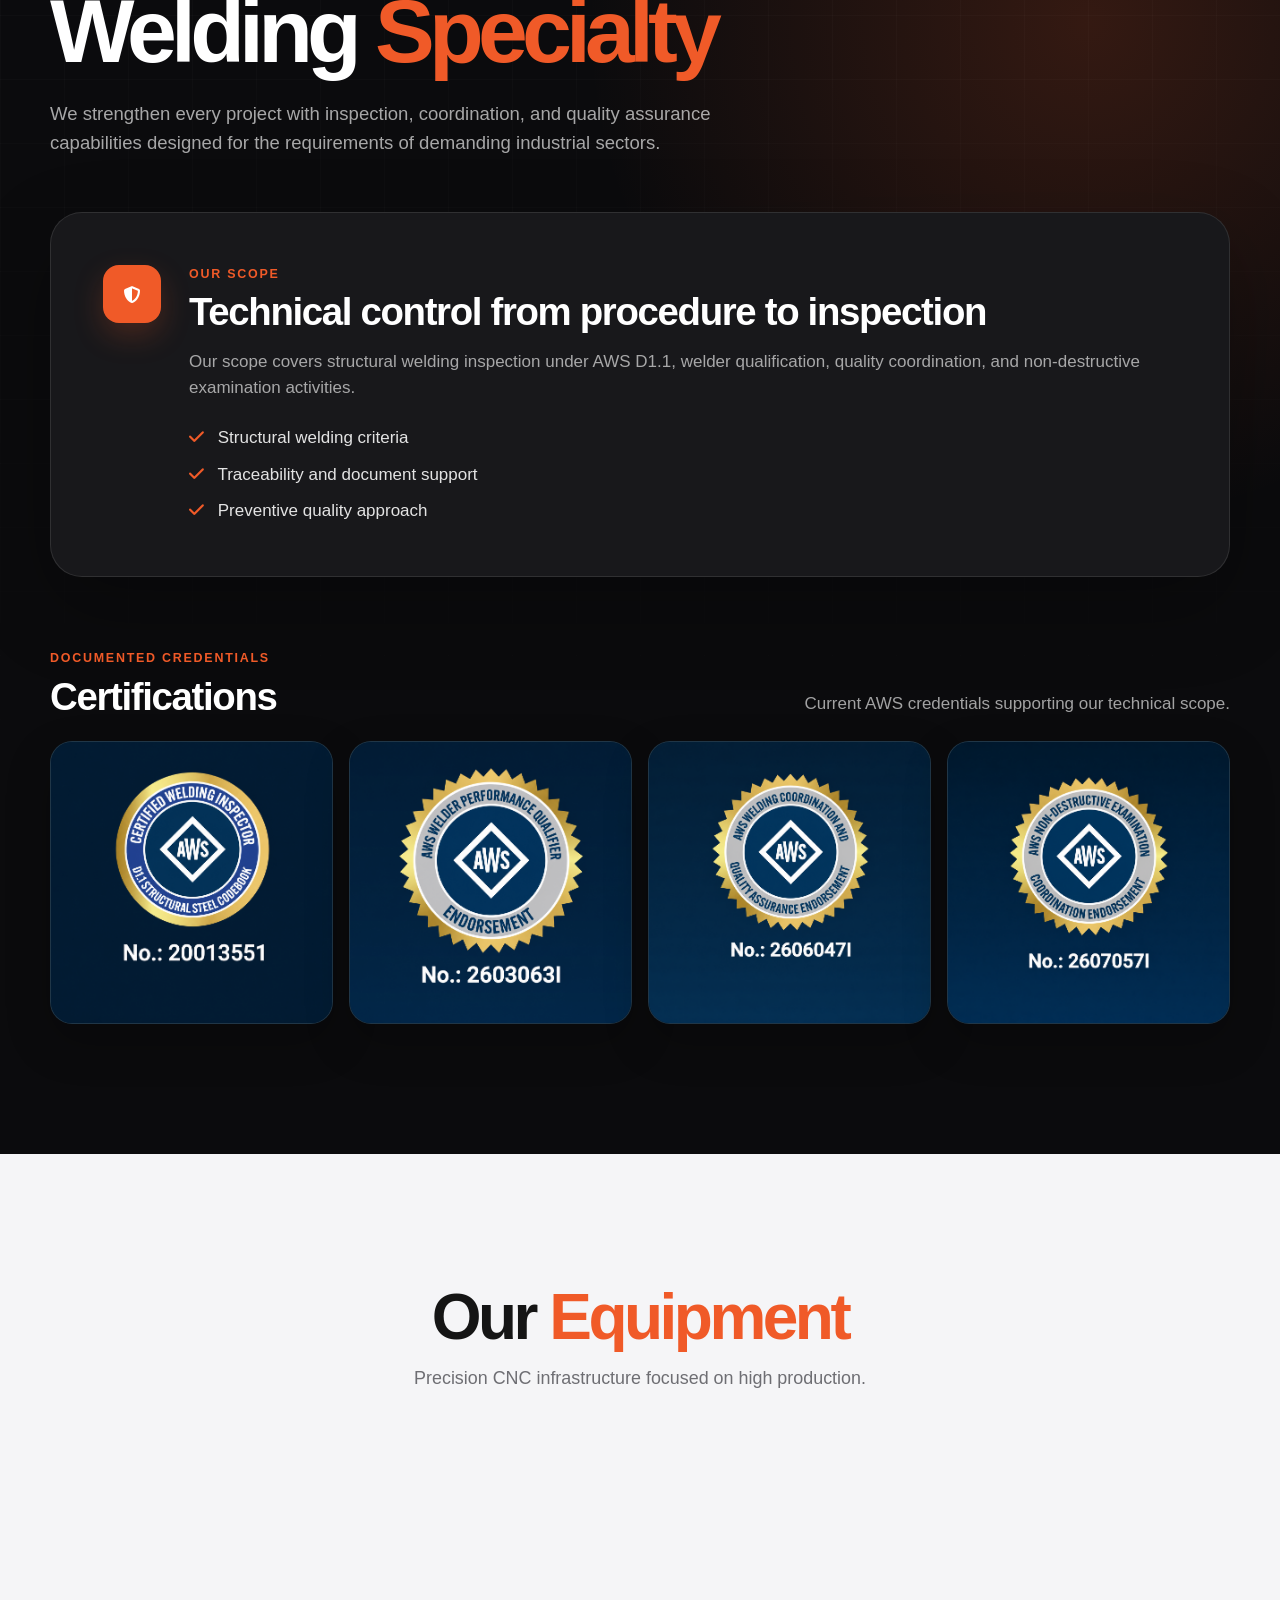
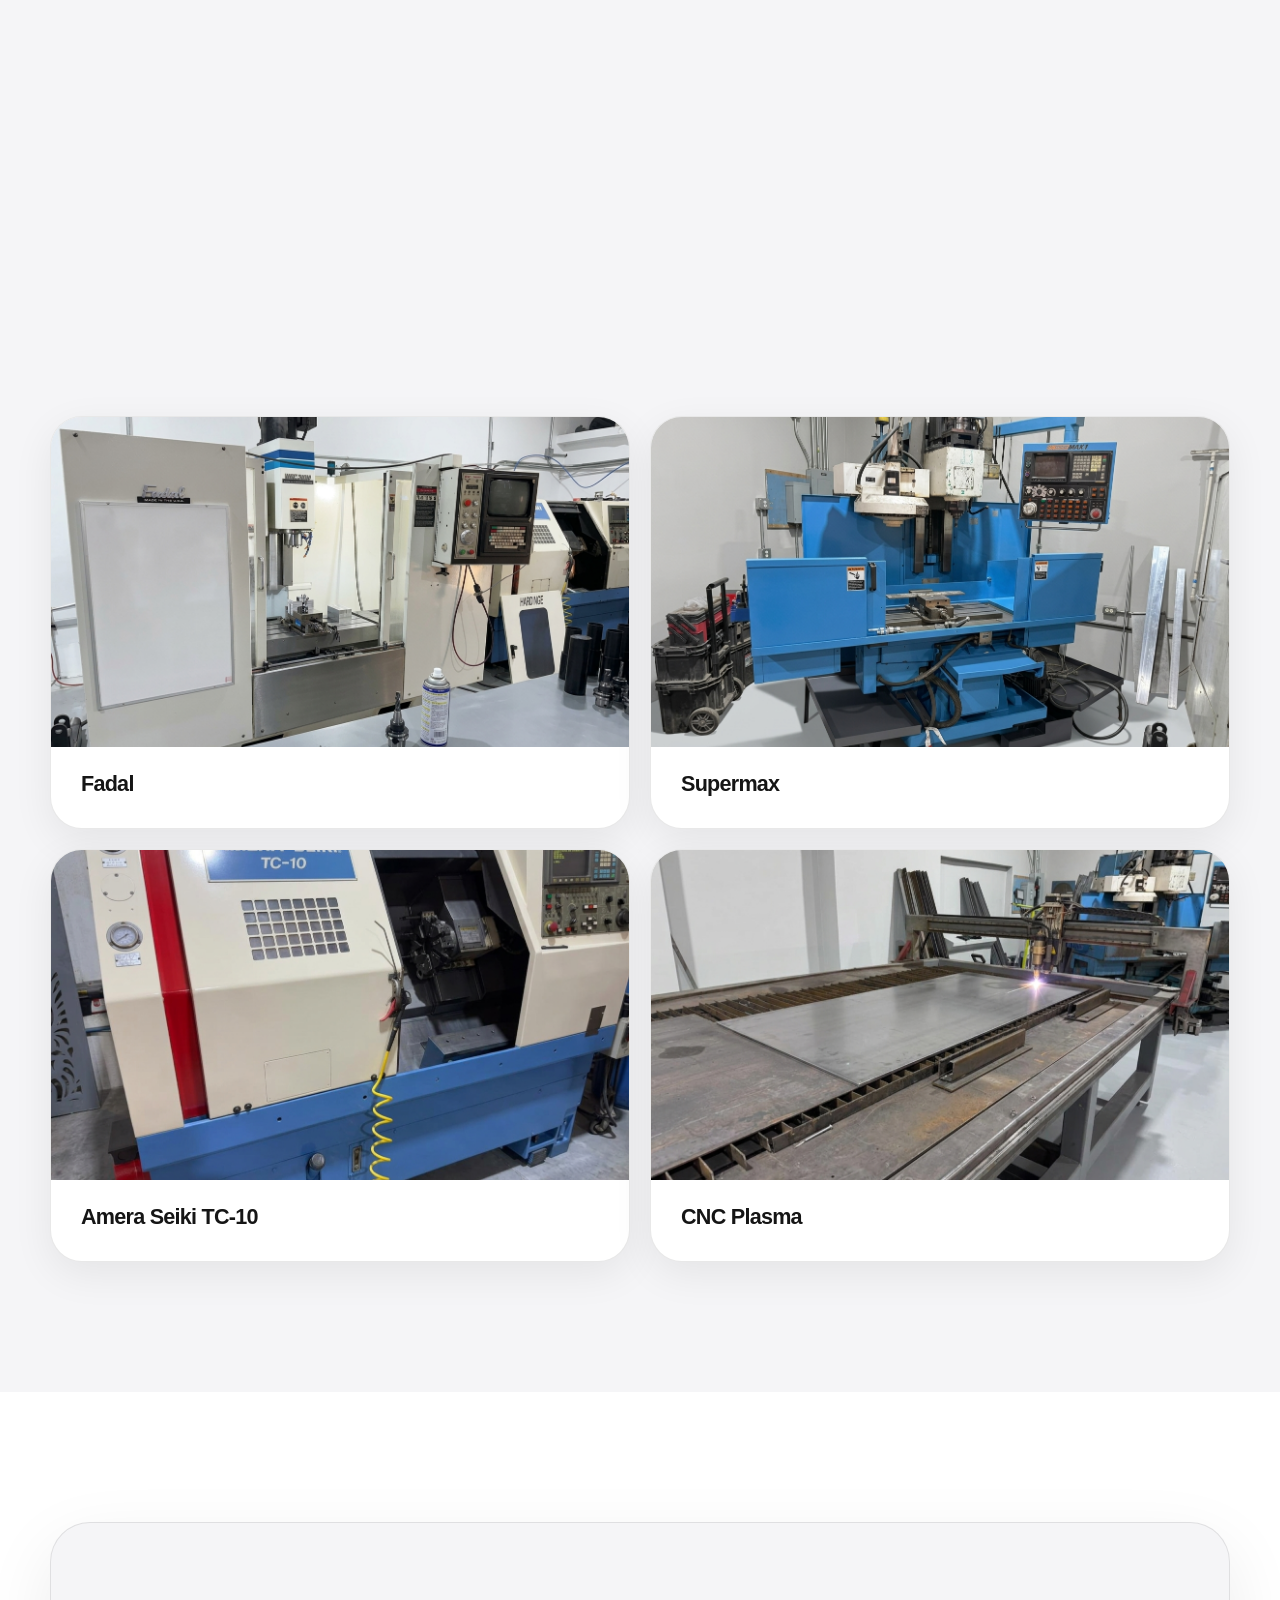
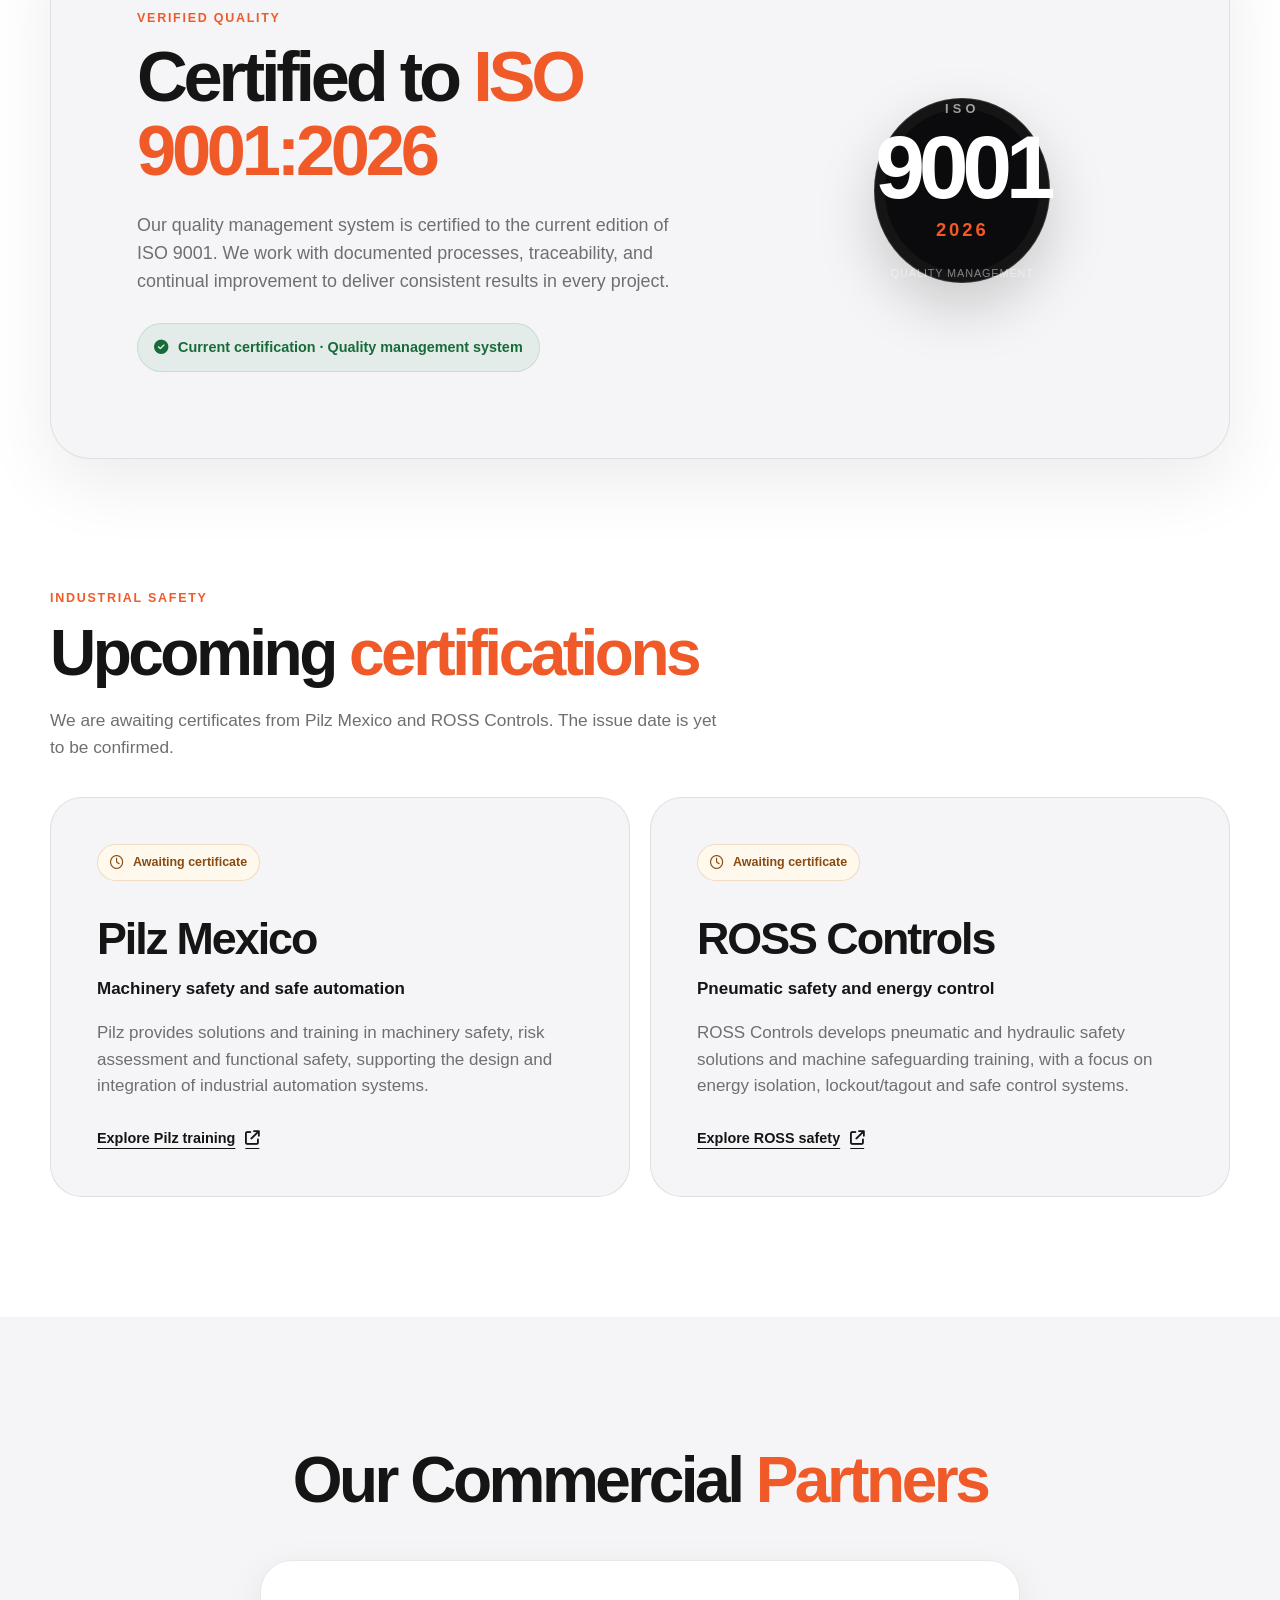
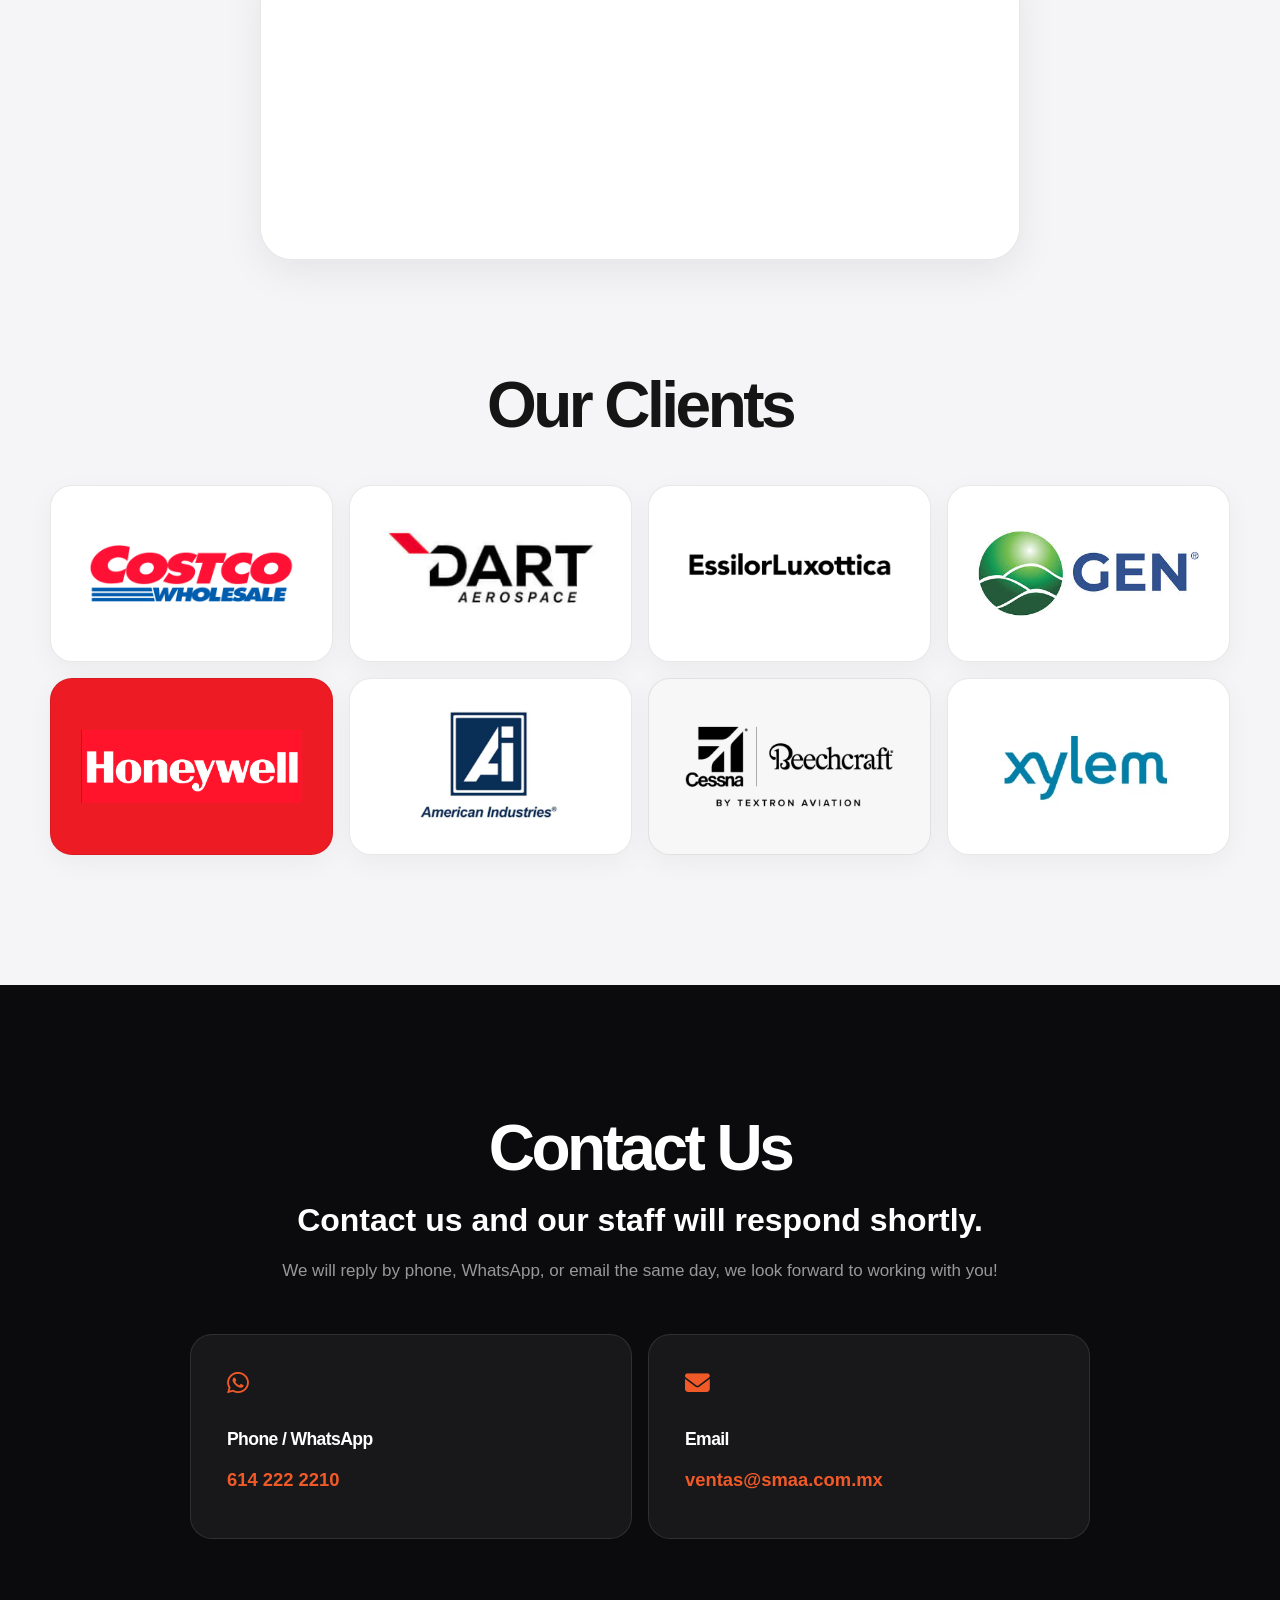
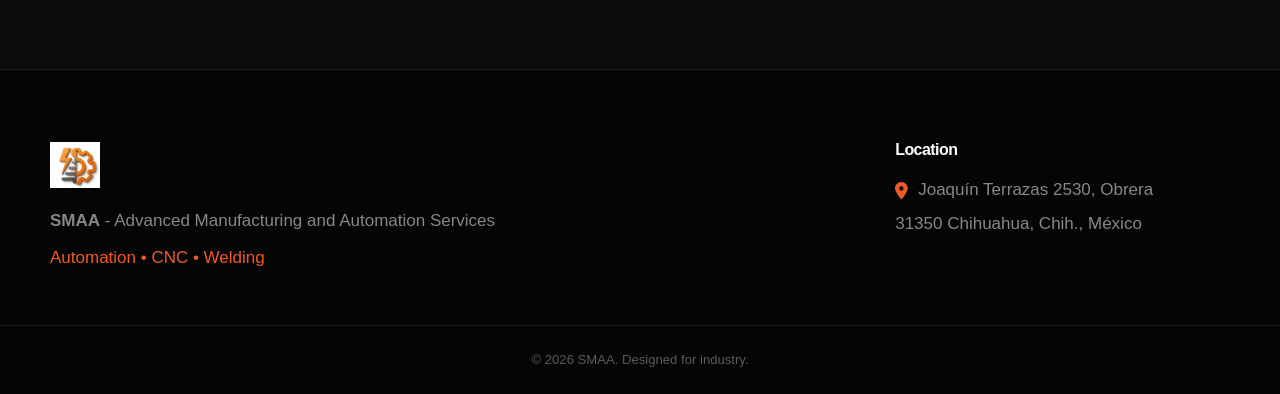
<file: index-en.html>
<!DOCTYPE html>
<html lang="en">

<head>
    <meta charset="UTF-8">
    <meta name="viewport" content="width=device-width, initial-scale=1.0">
    <title>Servicios de Manufactura Avanzada y Automatización | SMAA</title>
    <meta name="description"
        content="SMAA - Especialistas en automatización, maquinado CNC de precisión y estructuras soldadas en Chihuahua.">
    <!-- Favicon -->
    <link rel="icon" type="image/png" href="logos/logo_vectorizado.png">
    <!-- Main Stylesheet -->
    <link rel="stylesheet" href="styles.css?v=3.1">
    <!-- Font Awesome for icons -->
    <link rel="stylesheet" href="https://cdnjs.cloudflare.com/ajax/libs/font-awesome/6.4.0/css/all.min.css">
    <!-- Extra sections -->
    <link rel="stylesheet" href="partners-clients.css?v=2.0">
</head>

<body>
    <!-- Language Switch -->
    <a href="index.html" class="language-switch">
        <span>ES</span>
    </a>
    <!-- Floating Navigation -->
    <nav class="floating-navbar">
        <div class="nav-container">
            <div class="nav-indicator" id="nav-indicator"></div>
            <ul class="nav-links">
                <li><a href="#inicio" class="nav-item active">Home</a></li>
                <li><a href="#nosotros" class="nav-item">About Us</a></li>
                <li><a href="#servicios" class="nav-item">Services</a></li>
                <li><a href="#soldadura" class="nav-item">Welding</a></li>
                <li><a href="#maquinaria" class="nav-item">Equipment</a></li>
                <li><a href="#calidad" class="nav-item">Quality</a></li>
                <li><a href="#contacto" class="nav-item">Contact</a></li>
            </ul>
        </div>
    </nav>

    <main>
        <!-- Hero Section -->
        <section id="inicio" class="hero">
            <video class="hero-video" autoplay muted loop playsinline preload="auto" poster="hero.jpg">
                <source src="hero/video.webm" type="video/webm">
            </video>
            <div class="hero-overlay"></div>
            <div class="container hero-content text-center">
                <h1 class="hero-smaa-acronym animate-on-scroll">SMAA</h1>
                <h2 class="hero-title animate-on-scroll">Advanced Manufacturing and <span class="highlight">Automation</span></h2>
                <p class="hero-subtitle animate-on-scroll">Specialists in <strong>automation</strong>, precision <strong>CNC machining</strong>, <strong>welded</strong> structures and <strong>extruded aluminum</strong>.</p>
                <div class="hero-actions animate-on-scroll">
                    <a href="#servicios" class="btn btn-primary">Explore services</a>
                    <a href="#contacto" class="btn btn-secondary">Talk to us</a>
                </div>
                <div class="hero-credentials animate-on-scroll" aria-label="Primary credentials">
                    <span><i class="fa-solid fa-circle-check" aria-hidden="true"></i> ISO 9001:2026</span>
                    <span><i class="fa-solid fa-certificate" aria-hidden="true"></i> AWS credentials</span>
                    <span><i class="fa-solid fa-location-dot" aria-hidden="true"></i> Chihuahua, Mexico</span>
                </div>
            </div>
        </section>

        <!-- Misión y Visión -->
        <section id="nosotros" class="mission-vision">
            <div class="container">
                <div class="values-grid">
                    <div class="card mission-card animate-on-scroll">
                        <div class="card-icon brand-orange"><i class="fa-solid fa-bullseye"></i></div>
                        <h2>Mission</h2>
                        <p>Provide comprehensive automation and high-volume solutions, focused on maximizing the capacity and efficiency of our clients through precision CNC machining and high-strength structures that meet the industry's strictest tolerances.</p>
                    </div>
                    <div class="card vision-card animate-on-scroll">
                        <div class="card-icon brand-black"><i class="fa-solid fa-eye"></i></div>
                        <h2>Vision</h2>
                        <p>To become the preferred strategic ally of the industry in northern Mexico, recognized for our ability to integrate design, machining, welding, and automation under one roof with global quality standards.</p>
                    </div>
                </div>
            </div>
        </section>

        <!-- Servicios -->
        <section id="servicios" class="services-section">
            <div class="container">
                <h2 class="section-title text-center animate-on-scroll">Our <span class="highlight-orange">Services</span></h2>
                
                <!-- Diseño y Maquinado -->
                <div class="service-row animate-on-scroll">
                    <div class="service-text">
                        <h3>Design and General Part Machining</h3>
                        <p>We offer comprehensive precision CNC machining solutions for various industries, ensuring the highest quality and accuracy in the components and parts your projects demand.</p>
                    </div>
                    <div class="service-gallery" role="region" aria-label="Project images">
                        <div class="gallery-track" id="service-gallery-1" tabindex="0" aria-label="Project images">
                            <img src="images/actualizadas/m1.webp" alt="Machined parts with threaded ends" width="1440" height="1080" loading="lazy" decoding="async">
                            <img src="images/actualizadas/m2.webp" alt="Machined screws and pins" width="1440" height="1080" loading="lazy" decoding="async">
                            <img src="images/actualizadas/m3.webp" alt="Machined bearing support" width="1440" height="1080" loading="lazy" decoding="async">
                            <img src="images/actualizadas/m4.webp" alt="Aluminum part during CNC milling" width="1440" height="1080" loading="lazy" decoding="async">
                            <img src="images/actualizadas/m5.webp" alt="Stepped metal shafts" width="1440" height="1080" loading="lazy" decoding="async">
                            <img src="images/actualizadas/m6.webp" alt="Machined polymer and metal components" width="1440" height="1080" loading="lazy" decoding="async">
                            <img src="images/actualizadas/m7.webp" alt="Machined metal rings" width="1440" height="1080" loading="lazy" decoding="async">
                            <img src="images/actualizadas/m8.webp" alt="Brass part during turning" width="1440" height="1080" loading="lazy" decoding="async">
                            <img src="images/actualizadas/m9.webp" alt="Collection of precision components" width="1440" height="1080" loading="lazy" decoding="async">
                        </div>
                        <div class="gallery-controls" hidden>
                            <button type="button" class="gallery-prev" aria-label="Previous image" aria-controls="service-gallery-1"><i class="fa-solid fa-arrow-left" aria-hidden="true"></i></button>
                            <span class="gallery-count" aria-live="polite" aria-atomic="true">1 / 9</span>
                            <button type="button" class="gallery-next" aria-label="Next image" aria-controls="service-gallery-1"><i class="fa-solid fa-arrow-right" aria-hidden="true"></i></button>
                        </div>
                    </div>
                </div>

                <!-- Automatización de procesos -->
                <div class="service-row reverse animate-on-scroll">
                    <div class="service-text">
                        <h3>Process Automation</h3>
                        <p>We integrate production lines, robotic cells and control systems to coordinate part handling and assembly. Each solution is designed around your process to improve productivity and repeatability.</p>
                        <p class="service-image-note">Illustrative application images.</p>
                    </div>
                    <div class="service-gallery" role="region" aria-label="Application examples">
                        <div class="gallery-track" id="service-gallery-2" tabindex="0" aria-label="Application examples">
                            <img src="images/actualizadas/automatizacion-linea.webp" alt="Production line with conveyors and robotic arms" width="1440" height="1080" loading="lazy" decoding="async">
                            <img src="images/actualizadas/automatizacion-robot.webp" alt="Robotic arm handling a part on a conveyor" width="1440" height="1080" loading="lazy" decoding="async">
                            <img src="images/actualizadas/automatizacion-ensamble.webp" alt="Robotic cell for component assembly" width="1440" height="1080" loading="lazy" decoding="async">
                            <img src="images/actualizadas/automatizacion-inspeccion.webp" alt="Automated line with part inspection and control" width="1440" height="1080" loading="lazy" decoding="async">
                        </div>
                        <div class="gallery-controls" hidden>
                            <button type="button" class="gallery-prev" aria-label="Previous image" aria-controls="service-gallery-2"><i class="fa-solid fa-arrow-left" aria-hidden="true"></i></button>
                            <span class="gallery-count" aria-live="polite" aria-atomic="true">1 / 4</span>
                            <button type="button" class="gallery-next" aria-label="Next image" aria-controls="service-gallery-2"><i class="fa-solid fa-arrow-right" aria-hidden="true"></i></button>
                        </div>
                    </div>
                </div>

                <!-- Pallets para Tablillas Electricas -->
                <div class="service-row animate-on-scroll">
                    <div class="service-text">
                        <h3>Pallets for Electronics</h3>
                        <p>We design and manufacture fixtures to locate and hold electronic components. Each nest, guide and support point is tailored to the assembly for precise, repeatable positioning.</p>
                        <p class="service-image-note">Illustrative application images.</p>
                    </div>
                    <div class="service-gallery" role="region" aria-label="Application examples">
                        <div class="gallery-track" id="service-gallery-3" tabindex="0" aria-label="Application examples">
                            <img src="images/actualizadas/fixtura-electronica-localizacion.webp" alt="Aluminum fixture with locators for an electronic board" width="1440" height="1080" loading="lazy" decoding="async">
                            <img src="images/actualizadas/fixtura-electronica-multiestacion.webp" alt="Aluminum fixture with multiple nests for electronic components" width="1440" height="1080" loading="lazy" decoding="async">
                            <img src="images/actualizadas/fixtura-electronica-detalle.webp" alt="Detail of a positioning nest and guide in an aluminum fixture" width="1440" height="1080" loading="lazy" decoding="async">
                            <img src="images/actualizadas/fixtura-electronica-tapa.webp" alt="Fixture with an open lid and electronic board on an aluminum base" width="1440" height="1080" loading="lazy" decoding="async">
                            <img src="images/actualizadas/fixtura-electronica-orientable.webp" alt="Adjustable aluminum fixture for holding an electronic board" width="1440" height="1080" loading="lazy" decoding="async">
                        </div>
                        <div class="gallery-controls" hidden>
                            <button type="button" class="gallery-prev" aria-label="Previous image" aria-controls="service-gallery-3"><i class="fa-solid fa-arrow-left" aria-hidden="true"></i></button>
                            <span class="gallery-count" aria-live="polite" aria-atomic="true">1 / 5</span>
                            <button type="button" class="gallery-next" aria-label="Next image" aria-controls="service-gallery-3"><i class="fa-solid fa-arrow-right" aria-hidden="true"></i></button>
                        </div>
                    </div>
                </div>

                <!-- Soldadura de estructuras -->
                <div class="service-row reverse animate-on-scroll">
                    <div class="service-text">
                        <h3>Structural Welding</h3>
                        <p>Manufacture of complex structures and assemblies with high-strength welding, using advanced techniques to ensure mechanical integrity under rigorous industrial standards.</p>
                    </div>
                    <div class="service-gallery" role="region" aria-label="Project images">
                        <div class="gallery-track" id="service-gallery-4" tabindex="0" aria-label="Project images">
                            <img src="images/actualizadas/s1.webp" alt="Curved segment on a yellow frame" width="1440" height="760" loading="lazy" decoding="async">
                            <img src="images/actualizadas/s2.webp" alt="Curved structures on transport frames" width="1440" height="960" loading="lazy" decoding="async">
                            <img src="images/actualizadas/s3.webp" alt="Rectangular frame with a curved component" width="1436" height="1095" loading="lazy" decoding="async">
                            <img src="images/actualizadas/s4.webp" alt="Industrial assembly installed at a plant" width="1440" height="1080" loading="lazy" decoding="async">
                            <img src="images/actualizadas/s5.webp" alt="Two views of an industrial assembly with chains" width="1440" height="600" loading="lazy" decoding="async">
                            <img src="images/actualizadas/s6.webp" alt="Articulated assembly with plates and pins" width="1440" height="775" loading="lazy" decoding="async">
                            <img src="images/actualizadas/s8.webp" alt="Split housing and pouring detail" width="1440" height="674" loading="lazy" decoding="async">
                        </div>
                        <div class="gallery-controls" hidden>
                            <button type="button" class="gallery-prev" aria-label="Previous image" aria-controls="service-gallery-4"><i class="fa-solid fa-arrow-left" aria-hidden="true"></i></button>
                            <span class="gallery-count" aria-live="polite" aria-atomic="true">1 / 7</span>
                            <button type="button" class="gallery-next" aria-label="Next image" aria-controls="service-gallery-4"><i class="fa-solid fa-arrow-right" aria-hidden="true"></i></button>
                        </div>
                    </div>
                </div>

                <!-- Custom Test Stations -->
                <div class="service-row animate-on-scroll">
                    <div class="service-text">
                        <h3>Custom Test Stations</h3>
                        <p>We design and build <strong>custom test stations</strong> tailored to your manufacturing and quality processes. Each cabinet integrates hardware, software, and ergonomics into a single solution, enabling <strong>repeatable, traceable, and reliable</strong> product validation aligned with the specific requirements of your line and industry standards.</p>
                    </div>
                    <div class="service-gallery" role="region" aria-label="Project images">
                        <div class="gallery-track" id="service-gallery-5" tabindex="0" aria-label="Project images">
                            <img src="images/actualizadas/so1.webp" alt="Mobile test station with monitor and cabinet" width="1050" height="1400" loading="lazy" decoding="async">
                            <img src="images/actualizadas/so2.webp" alt="Interior of a test station cabinet" width="1050" height="1400" loading="lazy" decoding="async">
                            <img src="images/actualizadas/so3.webp" alt="Test station with cabinet and stop control" width="1050" height="1400" loading="lazy" decoding="async">
                        </div>
                        <div class="gallery-controls" hidden>
                            <button type="button" class="gallery-prev" aria-label="Previous image" aria-controls="service-gallery-5"><i class="fa-solid fa-arrow-left" aria-hidden="true"></i></button>
                            <span class="gallery-count" aria-live="polite" aria-atomic="true">1 / 3</span>
                            <button type="button" class="gallery-next" aria-label="Next image" aria-controls="service-gallery-5"><i class="fa-solid fa-arrow-right" aria-hidden="true"></i></button>
                        </div>
                    </div>
                </div>
            </div>
        </section>

        <!-- Welding Specialty -->
        <section id="soldadura" class="welding-specialty">
            <div class="container">
                <div class="welding-heading animate-on-scroll">
                    <span class="section-kicker">Specialized technical expertise</span>
                    <h2>Welding <span class="highlight-orange">Specialty</span></h2>
                    <p>We strengthen every project with inspection, coordination, and quality assurance capabilities
                        designed for the requirements of demanding industrial sectors.</p>
                </div>

                <div class="welding-overview">
                    <div class="welding-scope animate-on-scroll">
                        <div class="scope-icon" aria-hidden="true"><i class="fa-solid fa-shield-halved"></i></div>
                        <div>
                            <span class="scope-label">Our scope</span>
                            <h3>Technical control from procedure to inspection</h3>
                            <p>Our scope covers structural welding inspection under AWS D1.1, welder qualification,
                                quality coordination, and non-destructive examination activities.</p>
                            <ul class="scope-points">
                                <li><i class="fa-solid fa-check"></i> Structural welding criteria</li>
                                <li><i class="fa-solid fa-check"></i> Traceability and document support</li>
                                <li><i class="fa-solid fa-check"></i> Preventive quality approach</li>
                            </ul>
                        </div>
                    </div>

                </div>

                <div class="certificates-heading animate-on-scroll">
                    <div>
                        <span class="scope-label">Documented credentials</span>
                        <h3>Certifications</h3>
                    </div>
                    <p>Current AWS credentials supporting our technical scope.</p>
                </div>

                <div class="certificates-grid" aria-label="Four current AWS certifications">
                    <figure class="certificate-card animate-on-scroll">
                        <img src="images/certifications/aws-cwi-d11-compact.png"
                            alt="AWS Certified Welding Inspector with D1.1 Structural Steel Codebook, credential 20013551">
                    </figure>
                    <figure class="certificate-card animate-on-scroll">
                        <img src="images/certifications/aws-welder-performance-compact.png"
                            alt="AWS Welder Performance Qualifier Endorsement, credential 26030631">
                    </figure>
                    <figure class="certificate-card animate-on-scroll">
                        <img src="images/certifications/aws-welding-quality-compact.png"
                            alt="AWS Welding Coordination and Quality Assurance Endorsement, credential 26060471">
                    </figure>
                    <figure class="certificate-card animate-on-scroll">
                        <img src="images/certifications/aws-nde-coordination-compact.png"
                            alt="AWS Non-Destructive Examination Coordination Endorsement, credential 26070571">
                    </figure>
                </div>
            </div>
        </section>

        <!-- Machine Park Section -->
        <section id="maquinaria" class="machine-park">
            <div class="container">
                <h2 class="section-title text-center animate-on-scroll">Our <span class="highlight-orange">Equipment</span></h2>
                <p class="section-desc text-center animate-on-scroll">Precision CNC infrastructure focused on high production.</p>
                <div class="machines-grid">
                    <div class="machine-card machine-card--new animate-on-scroll">
                        <div class="machine-img-wrapper">
                            <img src="maquinaria/actualizada/hardinge-vmc-600-ii.webp" alt="Hardinge VMC 600 II vertical machining center" width="1440" height="1080" loading="lazy" decoding="async">
                        </div>
                        <h3>Hardinge VMC 600 II</h3>
                        <p class="machine-type">CNC vertical machining center</p>
                    </div>
                    <div class="machine-card machine-card--new animate-on-scroll">
                        <div class="machine-img-wrapper">
                            <img src="maquinaria/actualizada/hurco-con-control.webp" alt="Hurco vertical machining center with operator console" width="1440" height="1080" loading="lazy" decoding="async">
                        </div>
                        <h3>Hurco</h3>
                        <p class="machine-type">CNC vertical machining center</p>
                    </div>
                    <div class="machine-card animate-on-scroll">
                        <div class="machine-img-wrapper">
                            <img src="maquinaria/centro1.png" alt="Fadal vertical machining center">
                        </div>
                        <h3>Fadal</h3>
                    </div>
                    <div class="machine-card animate-on-scroll">
                        <div class="machine-img-wrapper">
                            <img src="maquinaria/centro3.png" alt="Supermax vertical machining center">
                        </div>
                        <h3>Supermax</h3>
                    </div>
                    <div class="machine-card animate-on-scroll">
                        <div class="machine-img-wrapper">
                            <img src="maquinaria/torno.png" alt="Amera Seiki TC-10 CNC lathe">
                        </div>
                        <h3>Amera Seiki TC-10</h3>
                    </div>
                    <div class="machine-card animate-on-scroll">
                        <div class="machine-img-wrapper">
                            <img src="maquinaria/plasma.png" alt="Plasma CNC">
                        </div>
                        <h3>CNC Plasma</h3>
                    </div>
                </div>
            </div>
        </section>

        <!-- ISO Certification -->
        <section id="calidad" class="iso-certification animate-on-scroll">
            <div class="container">
                <div class="iso-content animate-on-scroll">
                    <div class="iso-text">
                        <span class="section-kicker">Verified quality</span>
                        <h2>Certified to <span class="highlight-orange">ISO 9001:2026</span></h2>
                        <p>Our quality management system is certified to the current edition of ISO 9001. We work
                            with documented processes, traceability, and continual improvement to deliver consistent
                            results in every project.</p>
                        <p class="iso-subtext"><i class="fa-solid fa-circle-check"></i> Current certification · Quality
                            management system</p>
                    </div>
                    <div class="iso-mark" aria-label="ISO 9001 2026 certification">
                        <span class="iso-mark-label">ISO</span>
                        <strong>9001</strong>
                        <span class="iso-mark-year">2026</span>
                        <small>Quality management</small>
                    </div>
                </div>
            </div>
        </section>

        <section class="upcoming-certifications" aria-labelledby="upcoming-title">
            <div class="container">
                <div class="upcoming-heading animate-on-scroll">
                    <span class="section-kicker">Industrial safety</span>
                    <h2 id="upcoming-title">Upcoming <span class="highlight-orange">certifications</span></h2>
                    <p>We are awaiting certificates from Pilz Mexico and ROSS Controls. The issue date is yet to be confirmed.</p>
                </div>
                <div class="upcoming-grid">
                    <article class="upcoming-card animate-on-scroll">
                        <span class="pending-status"><i class="fa-regular fa-clock" aria-hidden="true"></i> Awaiting certificate</span>
                        <h3>Pilz Mexico</h3>
                        <p class="certification-focus">Machinery safety and safe automation</p>
                        <p>Pilz provides solutions and training in machinery safety, risk assessment and functional safety, supporting the design and integration of industrial automation systems.</p>
                        <a class="certification-link" href="https://www.pilz.com/es-MX/trainings" target="_blank" rel="noopener noreferrer">Explore Pilz training <i class="fa-solid fa-arrow-up-right-from-square" aria-hidden="true"></i></a>
                    </article>
                    <article class="upcoming-card animate-on-scroll">
                        <span class="pending-status"><i class="fa-regular fa-clock" aria-hidden="true"></i> Awaiting certificate</span>
                        <h3>ROSS Controls</h3>
                        <p class="certification-focus">Pneumatic safety and energy control</p>
                        <p>ROSS Controls develops pneumatic and hydraulic safety solutions and machine safeguarding training, with a focus on energy isolation, lockout/tagout and safe control systems.</p>
                        <a class="certification-link" href="https://www.rosscontrols.com/en/applications/safety" target="_blank" rel="noopener noreferrer">Explore ROSS safety <i class="fa-solid fa-arrow-up-right-from-square" aria-hidden="true"></i></a>
                    </article>
                </div>
            </div>
        </section>

        <!-- Socios Comerciales -->
        <section id="socios" class="partners-section">
            <div class="container">
                <h2 class="section-title text-center">Our Commercial <span class="highlight-orange">Partners</span>
                </h2>
                <div class="dynamic-partner-container">
                    <img src="partner_logos/isicsa.png" alt="Commercial Partner" class="partner-logo active"
                        id="partner-logo-target">
                </div>
            </div>
        </section>

        <!-- Clientes -->
        <section id="clientes" class="clients-section">
            <div class="container">
                <h2 class="section-title text-center animate-on-scroll">Our <span class="highlight-black">Clients</span></h2>
                <div class="clients-grid">
                    <div class="client-logo-wrapper animate-on-scroll"><img src="client_logos/Costco-Wholesale-Logo.png" alt="Costco"
                            class="client-logo"></div>
                    <div class="client-logo-wrapper animate-on-scroll"><img src="client_logos/dart.png" alt="Dart" class="client-logo">
                    </div>
                    <div class="client-logo-wrapper animate-on-scroll"><img src="client_logos/el.png" alt="EL" class="client-logo"></div>
                    <div class="client-logo-wrapper animate-on-scroll"><img src="client_logos/gen.jpg" alt="Gen" class="client-logo">
                    </div>
                    <div class="client-logo-wrapper bg-honeywell animate-on-scroll"><img src="client_logos/hw.png" alt="HW" class="client-logo"></div>
                    <div class="client-logo-wrapper animate-on-scroll"><img src="client_logos/amei.jpeg" alt="AMEI" class="client-logo"></div>
                    <div class="client-logo-wrapper bg-bc animate-on-scroll"><img src="client_logos/bc.jpeg" alt="Biciclos" class="client-logo"></div>
                    <div class="client-logo-wrapper animate-on-scroll"><img src="client_logos/xylem.jpeg" alt="Xylem" class="client-logo"></div>
                </div>
            </div>
        </section>

        <!-- Contacto -->
        <section id="contacto" class="contact-section">
            <div class="container">
                <h2 class="section-title text-center animate-on-scroll">Contact Us</h2>
                <div class="contact-content text-center animate-on-scroll">
                    <p class="contact-subtitle">Contact us and our staff will respond shortly.</p>
                    <p class="contact-promise">We will reply by phone, WhatsApp, or email the same day, we look forward to working with you!</p>
                    
                    <div class="contact-methods">
                        <div class="contact-method-card animate-on-scroll">
                            <i class="fa-brands fa-whatsapp brand-orange"></i>
                            <h3>Phone / WhatsApp</h3>
                            <a href="https://wa.me/526142222210" target="_blank" class="contact-link">614 222 2210</a>
                        </div>
                        <div class="contact-method-card animate-on-scroll">
                            <i class="fa-solid fa-envelope brand-orange"></i>
                            <h3>Email</h3>
                            <a href="mailto:ventas@smaa.com.mx" class="contact-link">ventas@smaa.com.mx</a>
                        </div>
                    </div>
                </div>
            </div>
        </section>

    </main>

    <!-- Footer -->
    <footer class="footer">
        <div class="container footer-content">
            <div class="footer-info">
                <img src="logos/logo_smaa.png" alt="SMAA Logo" class="footer-brand-logo">
                <p><strong>SMAA</strong> - Advanced Manufacturing and Automation Services</p>
                <p class="footer-desc">Automation • CNC • Welding</p>
            </div>
            <div class="footer-contact">
                <h4>Location</h4>
                <p><i class="fa-solid fa-location-dot"></i> Joaquín Terrazas 2530, Obrera</p>
                <p>31350 Chihuahua, Chih., México</p>
            </div>
        </div>
        <div class="footer-bottom">
            <p>&copy; 2026 SMAA. Designed for industry.</p>
        </div>
    </footer>

    <script src="script.js?v=3.0"></script>
</body>

</html>
</file>
<file: styles.css>
:root {
  color-scheme: light;
  --orange:#f05a28;--orange-dark:#cf4218;--ink:#151515;--muted:#6e6e73;
  --line:rgba(0,0,0,.09);--surface:#fff;--soft:#f5f5f7;--raised:#fbfbfd;
  --dark:#0b0b0d;--dark-soft:#18181b;--r-lg:32px;--r-md:22px;--r-sm:14px;
  --shadow:0 24px 70px rgba(0,0,0,.08);--shadow-card:0 12px 40px rgba(0,0,0,.07);
  --ease:cubic-bezier(.22,1,.36,1);--transition:260ms var(--ease);
  --smaa-orange:var(--orange);--smaa-black:var(--ink);--smaa-white:#fff;
  --text-main:var(--ink);--text-muted:var(--muted)
}
*,*::before,*::after{box-sizing:border-box}*{margin:0;padding:0}
html{scroll-behavior:smooth;scroll-padding-top:108px}
body{min-width:320px;overflow-x:hidden;background:var(--surface);color:var(--ink);font-family:-apple-system,BlinkMacSystemFont,"SF Pro Display","SF Pro Text","Segoe UI",sans-serif;font-size:17px;line-height:1.55;-webkit-font-smoothing:antialiased;text-rendering:optimizeLegibility}
img,video{max-width:100%}a,button{-webkit-tap-highlight-color:transparent}
a:focus-visible,button:focus-visible{outline:3px solid rgba(240,90,40,.55);outline-offset:4px}
h1,h2,h3,h4{color:inherit;font-family:inherit;font-weight:700;letter-spacing:-.035em;line-height:1.05;text-transform:none}
p{text-wrap:pretty}.container{width:min(1180px,calc(100% - 48px));margin-inline:auto}.text-center{text-align:center}
.highlight,.highlight-orange,.brand-orange{color:var(--orange)}.highlight-black,.brand-black{color:var(--ink)}
.section-title{margin-bottom:14px;font-size:clamp(2.5rem,5vw,4.7rem);letter-spacing:-.055em}
.section-desc{max-width:650px;margin:0 auto 56px;color:var(--muted);font-size:1.12rem}
.section-kicker,.scope-label{display:block;color:var(--orange);font-size:.78rem;font-weight:700;letter-spacing:.14em;text-transform:uppercase}

/* Floating functional layer */
.floating-navbar{position:fixed;z-index:1000;top:max(18px,env(safe-area-inset-top));left:50%;max-width:calc(100vw - 32px);overflow-x:auto;border:1px solid rgba(255,255,255,.48);border-radius:999px;background:rgba(246,246,248,.78);box-shadow:0 14px 40px rgba(0,0,0,.14),inset 0 1px 0 rgba(255,255,255,.68);backdrop-filter:blur(28px) saturate(1.35);-webkit-backdrop-filter:blur(28px) saturate(1.35);scrollbar-width:none;transform:translateX(-50%)}
.floating-navbar::-webkit-scrollbar{display:none}.nav-container{position:relative;width:max-content;padding:5px}.nav-links{position:relative;z-index:2;display:flex;list-style:none}
.nav-item{display:grid;min-height:44px;padding:0 19px;place-items:center;border-radius:999px;color:#3a3a3c;font-size:.9rem;font-weight:600;text-decoration:none;transition:color var(--transition);white-space:nowrap}.nav-item:hover{color:#000}.nav-item.active{color:#fff}
.nav-indicator{position:absolute;z-index:1;top:5px;left:5px;width:0;height:44px;border-radius:999px;background:var(--orange);box-shadow:0 8px 22px rgba(240,90,40,.32);transition:width 420ms var(--ease),left 420ms var(--ease)}
.language-switch{position:fixed;z-index:1100;right:24px;bottom:max(24px,env(safe-area-inset-bottom));display:grid;width:52px;height:52px;place-items:center;border:1px solid rgba(255,255,255,.52);border-radius:50%;background:rgba(240,90,40,.92);box-shadow:0 12px 32px rgba(240,90,40,.3);color:#fff;font-size:.82rem;font-weight:750;text-decoration:none;backdrop-filter:blur(18px);transition:transform var(--transition),background var(--transition)}
.language-switch:hover{background:var(--ink);transform:translateY(-3px)}

/* Hero */
.hero{position:relative;display:flex;min-height:100svh;align-items:center;overflow:hidden;background:var(--dark)}
.hero-video{position:absolute;inset:0;width:100%;height:100%;object-fit:cover;opacity:.82}
.hero-overlay{position:absolute;inset:0;background:radial-gradient(circle at 75% 30%,rgba(240,90,40,.13),transparent 35%),linear-gradient(180deg,rgba(0,0,0,.28) 0%,rgba(0,0,0,.62) 64%,#050506 100%)}
.hero-content{position:relative;z-index:2;max-width:1020px;padding-block:150px 80px;color:#fff}.hero-content.text-center{margin-inline:auto}
.hero-smaa-acronym{margin-bottom:18px;font-size:clamp(1rem,1.4vw,1.15rem);font-weight:700;letter-spacing:.32em;line-height:1}
.hero-title{max-width:1000px;margin-inline:auto;font-size:clamp(3.3rem,8.2vw,7.6rem);letter-spacing:-.07em;line-height:.92;text-wrap:balance}.hero-title .highlight{color:#fff}
.hero-subtitle{max-width:760px;margin:32px auto 0;color:rgba(255,255,255,.78);font-size:clamp(1.05rem,1.8vw,1.35rem);line-height:1.55}.hero-subtitle strong{color:#fff;font-weight:600}
.hero-actions{display:flex;justify-content:center;gap:12px;margin-top:34px}.btn{display:inline-flex;min-height:48px;align-items:center;justify-content:center;padding:0 24px;border:1px solid transparent;border-radius:999px;font-size:.98rem;font-weight:650;letter-spacing:-.01em;text-decoration:none;transition:transform var(--transition),background var(--transition),border-color var(--transition)}.btn:hover{transform:translateY(-2px)}
.btn-primary{background:var(--orange);color:#fff;box-shadow:0 12px 30px rgba(240,90,40,.28)}.btn-primary:hover{background:var(--orange-dark)}
.btn-secondary{border-color:rgba(255,255,255,.28);background:rgba(255,255,255,.12);color:#fff;backdrop-filter:blur(18px)}.btn-secondary:hover{background:rgba(255,255,255,.2)}
.hero-credentials{display:flex;justify-content:center;gap:26px;margin-top:34px;color:rgba(255,255,255,.7);font-size:.86rem;font-weight:600}.hero-credentials span{display:inline-flex;align-items:center;gap:8px}.hero-credentials i{color:var(--orange)}

/* Mission and vision */
.mission-vision{padding:120px 0 64px;background:var(--surface)}.values-grid{display:grid;grid-template-columns:repeat(2,minmax(0,1fr));gap:20px}
.card{min-height:320px;padding:clamp(32px,5vw,58px);border:1px solid var(--line);border-radius:var(--r-lg);background:var(--raised);box-shadow:var(--shadow-card);transition:transform var(--transition),box-shadow var(--transition)}.card:hover{box-shadow:var(--shadow);transform:translateY(-4px)}
.card-icon{display:grid;width:52px;height:52px;margin-bottom:52px;place-items:center;border-radius:15px;background:rgba(240,90,40,.1);font-size:1.35rem}.vision-card .card-icon{background:rgba(0,0,0,.06)}
.card h2{margin-bottom:18px;font-size:clamp(2rem,4vw,3.2rem)}.card p{max-width:500px;color:var(--muted);font-size:1.05rem}

/* Services */
.services-section{padding:90px 0 130px;overflow:hidden;background:var(--surface)}.services-section .container{width:min(1400px,calc(100% - 48px));max-width:none}
.service-row{display:grid;grid-template-columns:minmax(280px,.72fr) minmax(0,1.28fr);gap:clamp(42px,7vw,110px);align-items:center;margin-top:92px}.service-row.reverse{grid-template-columns:minmax(0,1.28fr) minmax(280px,.72fr)}.service-row.reverse .service-text{order:2}.service-row.reverse .service-gallery{order:1}
.service-text h3{margin-bottom:20px;font-size:clamp(2rem,4vw,3.5rem);letter-spacing:-.05em}.service-text h3::after{display:block;width:42px;height:4px;margin-top:22px;border-radius:4px;background:var(--orange);content:""}
.service-text p{max-width:520px;color:var(--muted);font-size:1.08rem;line-height:1.7}
.service-text .service-image-note{margin-top:18px;font-size:.78rem;line-height:1.5}
.service-gallery{position:relative;display:flex;width:100%;min-width:0;height:clamp(310px,37vw,520px);overflow:hidden;border-radius:var(--r-lg);background:var(--soft);box-shadow:var(--shadow)}.service-gallery::after{position:absolute;inset:0;border:1px solid rgba(255,255,255,.35);border-radius:inherit;box-shadow:inset 0 0 0 1px rgba(0,0,0,.03);content:"";pointer-events:none}
.gallery-track{display:flex;width:100%;height:100%;overflow-x:auto;scroll-snap-type:x mandatory;scrollbar-width:thin;scrollbar-color:rgba(0,0,0,.22) transparent;overscroll-behavior-x:contain}
.gallery-track img{display:block;width:100%;min-width:100%;height:100%;flex-shrink:0;object-fit:contain;scroll-snap-align:start;scroll-snap-stop:always;background:#eceeef}
.gallery-track:focus-visible{outline:3px solid var(--orange);outline-offset:-4px}
.gallery-controls{position:absolute;z-index:1;right:18px;bottom:18px;display:flex;align-items:center;gap:12px;padding:5px;border:1px solid var(--line);border-radius:999px;background:rgba(255,255,255,.96);box-shadow:0 4px 20px rgba(0,0,0,.1)}.gallery-controls[hidden]{display:none}
.gallery-controls button{display:grid;width:44px;height:44px;place-items:center;border:0;border-radius:50%;background:transparent;color:var(--ink);cursor:pointer;font-size:1rem}.gallery-controls button:hover{background:var(--soft)}.gallery-controls button:disabled{opacity:.3;cursor:default}.gallery-count{min-width:42px;color:var(--ink);font-size:.8rem;font-weight:650;font-variant-numeric:tabular-nums;text-align:center}

/* Welding */
.welding-specialty{position:relative;overflow:hidden;padding:130px 0;background:radial-gradient(circle at 85% 15%,rgba(240,90,40,.18),transparent 32%),var(--dark);color:#fff}.welding-specialty::before{position:absolute;inset:0;background-image:linear-gradient(rgba(255,255,255,.025) 1px,transparent 1px),linear-gradient(90deg,rgba(255,255,255,.025) 1px,transparent 1px);background-size:64px 64px;content:"";mask-image:linear-gradient(to bottom,black,transparent 80%);pointer-events:none}.welding-specialty .container{position:relative;z-index:1}
.welding-heading{max-width:900px;margin-bottom:54px}.welding-heading h2{margin:12px 0 22px;font-size:clamp(3rem,7vw,6.5rem);letter-spacing:-.065em}.welding-heading p{max-width:720px;color:rgba(255,255,255,.64);font-size:1.16rem}
.welding-overview{display:grid}.welding-scope{display:grid;grid-template-columns:auto 1fr;gap:28px;padding:clamp(28px,5vw,52px);border:1px solid rgba(255,255,255,.1);border-radius:var(--r-lg);background:var(--dark-soft);box-shadow:0 30px 80px rgba(0,0,0,.28)}
.scope-icon{display:grid;width:58px;height:58px;place-items:center;border-radius:16px;background:var(--orange);box-shadow:0 12px 30px rgba(240,90,40,.22)}
.welding-scope h3,.certificates-heading h3{margin:8px 0 16px;font-size:clamp(1.7rem,3vw,2.75rem)}.welding-scope p,.certificates-heading p{color:rgba(255,255,255,.62)}
.scope-points{display:grid;gap:10px;margin-top:24px;color:rgba(255,255,255,.88);list-style:none}.scope-points i{margin-right:9px;color:var(--orange)}
.certificates-heading{display:flex;align-items:flex-end;justify-content:space-between;gap:32px;margin:72px 0 24px}.certificates-heading h3{margin-bottom:0}.certificates-heading p{max-width:500px}
.certificates-grid{display:grid;grid-template-columns:repeat(4,minmax(0,1fr));gap:16px}.certificate-card{overflow:hidden;border:1px solid rgba(255,255,255,.1);border-radius:var(--r-md);background:#071f32;box-shadow:0 18px 45px rgba(0,0,0,.22);transition:transform var(--transition),border-color var(--transition)}.certificate-card:hover{border-color:rgba(240,90,40,.75);transform:translateY(-5px)}.certificate-card img{display:block;width:100%;height:auto}

/* Equipment */
.machine-park{padding:130px 0;background:var(--soft)}.machines-grid{display:grid;grid-template-columns:repeat(2,minmax(0,1fr));gap:20px;margin-top:54px}
.machine-card{overflow:hidden;border:1px solid var(--line);border-radius:var(--r-lg);background:var(--surface);box-shadow:var(--shadow-card);transition:transform var(--transition),box-shadow var(--transition)}.machine-card:hover{box-shadow:var(--shadow);transform:translateY(-4px)}
.machine-img-wrapper{height:330px;overflow:hidden;background:#e9e9ec}.machine-img-wrapper img{width:100%;height:100%;object-fit:cover;transition:transform 700ms var(--ease)}.machine-card:hover img{transform:scale(1.035)}.machine-card h3{padding:26px 30px 32px;font-size:1.35rem}

/* ISO */
.iso-certification{padding:130px 0;background:var(--surface)}.iso-content{display:grid;grid-template-columns:minmax(0,1.2fr) minmax(280px,.8fr);gap:clamp(48px,8vw,110px);align-items:center;padding:clamp(40px,7vw,86px);border:1px solid var(--line);border-radius:40px;background:var(--soft);box-shadow:var(--shadow)}
.iso-text h2{margin:12px 0 24px;font-size:clamp(2.7rem,5.5vw,5.5rem);letter-spacing:-.06em}.iso-text>p:not(.iso-subtext){max-width:670px;color:var(--muted);font-size:1.12rem}
.iso-subtext{display:inline-flex;align-items:center;gap:10px;margin-top:28px;padding:12px 16px;border:1px solid rgba(38,143,80,.16);border-radius:999px;background:rgba(38,143,80,.08);color:#176b39;font-size:.9rem;font-weight:650}
.iso-mark{display:flex;aspect-ratio:1;max-width:340px;margin-inline:auto;flex-direction:column;align-items:center;justify-content:center;border:1px solid rgba(255,255,255,.18);border-radius:50%;background:var(--dark);box-shadow:0 24px 60px rgba(0,0,0,.18),inset 0 0 0 10px rgba(255,255,255,.04);color:#fff;text-align:center}.iso-mark-label{color:rgba(255,255,255,.6);font-size:.8rem;font-weight:700;letter-spacing:.32em}.iso-mark strong{margin-block:4px;font-size:clamp(3.4rem,7vw,5.7rem);letter-spacing:-.07em;line-height:1}.iso-mark-year{color:var(--orange);font-size:1.15rem;font-weight:750;letter-spacing:.16em}.iso-mark small{margin-top:20px;color:rgba(255,255,255,.48);font-size:.68rem;letter-spacing:.08em;text-transform:uppercase}

/* Upcoming safety certifications */
.upcoming-certifications{padding:0 0 120px;background:var(--surface)}
.upcoming-heading{max-width:780px;margin-bottom:36px}.upcoming-heading h2{margin:12px 0 20px;font-size:clamp(2.5rem,5vw,4.5rem);letter-spacing:-.055em}.upcoming-heading p{max-width:680px;color:var(--muted);font-size:1.08rem}
.upcoming-grid{display:grid;grid-template-columns:repeat(2,minmax(0,1fr));gap:20px}
.upcoming-card{display:flex;flex-direction:column;align-items:flex-start;padding:clamp(28px,4vw,46px);border:1px solid var(--line);border-radius:var(--r-lg);background:var(--soft)}
.pending-status{display:inline-flex;align-items:center;gap:9px;margin-bottom:34px;padding:8px 12px;border:1px solid rgba(171,91,9,.18);border-radius:999px;background:#fff8ed;color:#8a4b10;font-size:.78rem;font-weight:650}.pending-status i{font-size:.85rem}
.upcoming-card h3{font-size:clamp(2rem,3.5vw,3rem);letter-spacing:-.045em}.certification-focus{margin:14px 0 18px;font-weight:650;color:var(--ink)}.upcoming-card>p:not(.certification-focus){color:var(--muted)}
.certification-link{display:inline-flex;align-items:center;gap:10px;min-height:44px;margin-top:auto;padding-top:28px;color:var(--ink);font-size:.9rem;font-weight:650;text-underline-offset:5px}.certification-link:hover{color:var(--orange-dark)}
.machine-card--new .machine-img-wrapper{height:auto;aspect-ratio:4/3}.machine-card--new .machine-img-wrapper img{display:block;object-fit:contain}.machine-card--new h3{padding-bottom:10px}.machine-type{padding:0 30px 30px;color:var(--muted);font-size:.94rem}
@media(max-width:720px){.upcoming-certifications{padding-bottom:88px}.upcoming-grid{grid-template-columns:1fr}}

/* Contact */
.contact-section{padding:130px 0;background:var(--dark);color:#fff}.contact-content{max-width:900px;margin-inline:auto}.contact-subtitle{margin-bottom:12px;font-size:clamp(1.3rem,3vw,2rem);font-weight:600}.contact-promise{margin-bottom:50px;color:rgba(255,255,255,.58)}
.contact-methods{display:grid;grid-template-columns:repeat(2,minmax(0,1fr));gap:16px}.contact-method-card{padding:36px;border:1px solid rgba(255,255,255,.1);border-radius:var(--r-md);background:var(--dark-soft);text-align:left;transition:transform var(--transition),border-color var(--transition)}.contact-method-card:hover{border-color:rgba(240,90,40,.7);transform:translateY(-4px)}.contact-method-card i{margin-bottom:34px;font-size:1.55rem}.contact-method-card h3{margin-bottom:10px;font-size:1.1rem}.contact-link{display:inline-flex;min-height:44px;align-items:center;color:var(--orange);font-size:1.15rem;font-weight:650;text-decoration:none}.contact-link:hover{color:#fff}

/* Footer */
.footer{padding:72px 0 24px;border-top:1px solid rgba(255,255,255,.09);background:#050506;color:#fff}.footer-content{display:grid;grid-template-columns:1.4fr .6fr;gap:64px;margin-bottom:54px}.footer-brand-logo{display:block;width:auto;max-width:210px;height:46px;margin-bottom:20px;object-fit:contain}.footer-info p,.footer-contact p{color:rgba(255,255,255,.52)}.footer-desc{margin-top:10px;color:var(--orange)!important}.footer-contact h4{margin-bottom:18px;font-size:1rem}.footer-contact p{display:flex;align-items:center;gap:10px;margin-bottom:8px}.footer-contact i{color:var(--orange)}.footer-bottom{padding-top:24px;border-top:1px solid rgba(255,255,255,.08);color:rgba(255,255,255,.34);font-size:.82rem;text-align:center}

.animate-on-scroll{opacity:0;transform:translateY(22px);transition:opacity 700ms var(--ease),transform 700ms var(--ease)}.animate-on-scroll.is-visible{opacity:1;transform:none}

@media(max-width:980px){.service-row,.service-row.reverse{grid-template-columns:1fr;gap:34px;margin-top:76px}.service-row.reverse .service-text,.service-row.reverse .service-gallery{order:initial}.certificates-grid{grid-template-columns:repeat(2,minmax(0,1fr))}.iso-content{grid-template-columns:1fr}.iso-mark{width:min(320px,100%)}}
@media(max-width:720px){body{font-size:16px}.container,.services-section .container{width:min(100% - 32px,1180px)}.floating-navbar{top:max(10px,env(safe-area-inset-top));left:12px;max-width:calc(100vw - 24px);transform:none}.nav-item{min-height:46px;padding-inline:17px;font-size:.84rem}.nav-indicator{height:46px}.language-switch{right:16px;bottom:max(16px,env(safe-area-inset-bottom));width:48px;height:48px}.hero{min-height:860px}.hero-content{padding-block:130px 70px}.hero-title{font-size:clamp(2.7rem,11.5vw,3.5rem);letter-spacing:-.055em}.hero-actions{flex-direction:column;align-items:stretch;padding-inline:18px}.hero-credentials{flex-direction:column;align-items:center;gap:9px}.mission-vision,.services-section,.welding-specialty,.machine-park,.iso-certification,.contact-section{padding-block:88px}.values-grid,.machines-grid,.contact-methods{grid-template-columns:1fr}.card{min-height:0}.card-icon{margin-bottom:36px}.service-gallery{height:300px;border-radius:var(--r-md)}.gallery-controls{right:12px;bottom:12px}.welding-scope{grid-template-columns:1fr}.certificates-heading{display:block}.certificates-heading p{margin-top:10px}.certificates-grid{grid-template-columns:1fr}.machine-img-wrapper{height:250px}.iso-content{border-radius:var(--r-lg)}.iso-subtext{border-radius:var(--r-sm)}.footer-content{grid-template-columns:1fr;gap:42px}}
@media(prefers-reduced-motion:reduce){html{scroll-behavior:auto}*,*::before,*::after{animation-duration:.01ms!important;animation-iteration-count:1!important;scroll-behavior:auto!important;transition-duration:.01ms!important}.animate-on-scroll{opacity:1;transform:none}}
@media(prefers-reduced-transparency:reduce){.floating-navbar,.btn-secondary,.language-switch{background:#f5f5f7;backdrop-filter:none;-webkit-backdrop-filter:none}.btn-secondary,.language-switch{background:var(--ink)}}
@media(prefers-contrast:more){:root{--line:rgba(0,0,0,.25);--muted:#4a4a4f}.floating-navbar{border-color:#000;background:#fff}}
</file>
<file: partners-clients.css>
.partners-section {
    padding: 130px 0 56px;
    background: var(--soft);
}

.clients-section {
    padding: 56px 0 130px;
    background: var(--soft);
}

.partners-section .section-title,
.clients-section .section-title {
    margin-bottom: 46px;
}

.dynamic-partner-container {
    display: flex;
    width: min(760px, 100%);
    height: 300px;
    align-items: center;
    justify-content: center;
    margin-inline: auto;
    padding: 48px;
    overflow: hidden;
    border: 1px solid var(--line);
    border-radius: var(--r-lg);
    background: var(--surface);
    box-shadow: var(--shadow-card);
}

.partner-logo {
    width: auto;
    max-width: 100%;
    height: auto;
    max-height: 190px;
    object-fit: contain;
    opacity: 0;
    transition: opacity 400ms var(--ease);
}

.partner-logo.active {
    opacity: 1;
}

.clients-grid {
    display: grid;
    grid-template-columns: repeat(4, minmax(0, 1fr));
    gap: 16px;
}

.client-logo-wrapper {
    display: flex;
    width: 100%;
    aspect-ratio: 16 / 10;
    align-items: center;
    justify-content: center;
    padding: 30px;
    overflow: hidden;
    border: 1px solid var(--line);
    border-radius: var(--r-md);
    background: var(--surface);
    box-shadow: 0 8px 28px rgba(0, 0, 0, 0.045);
    transition: transform var(--transition), box-shadow var(--transition);
}

.client-logo-wrapper:hover {
    box-shadow: var(--shadow-card);
    transform: translateY(-4px);
}

.client-logo {
    width: auto;
    max-width: 100%;
    height: auto;
    max-height: 100%;
    object-fit: contain;
    transition: transform var(--transition);
}

.client-logo-wrapper:hover .client-logo {
    transform: scale(1.035);
}

.client-logo-wrapper.bg-honeywell {
    background: #ed1c24;
}

.client-logo-wrapper.bg-bc {
    background: #f7f7f7;
}

@media (max-width: 900px) {
    .clients-grid {
        grid-template-columns: repeat(2, minmax(0, 1fr));
    }
}

@media (max-width: 720px) {
    .partners-section {
        padding: 88px 0 36px;
    }

    .clients-section {
        padding: 36px 0 88px;
    }

    .dynamic-partner-container {
        height: 220px;
        padding: 32px;
    }

    .client-logo-wrapper {
        padding: 20px;
    }
}

@media (prefers-reduced-motion: reduce) {
    .partner-logo,
    .client-logo-wrapper,
    .client-logo {
        transition: none;
    }
}
</file>
